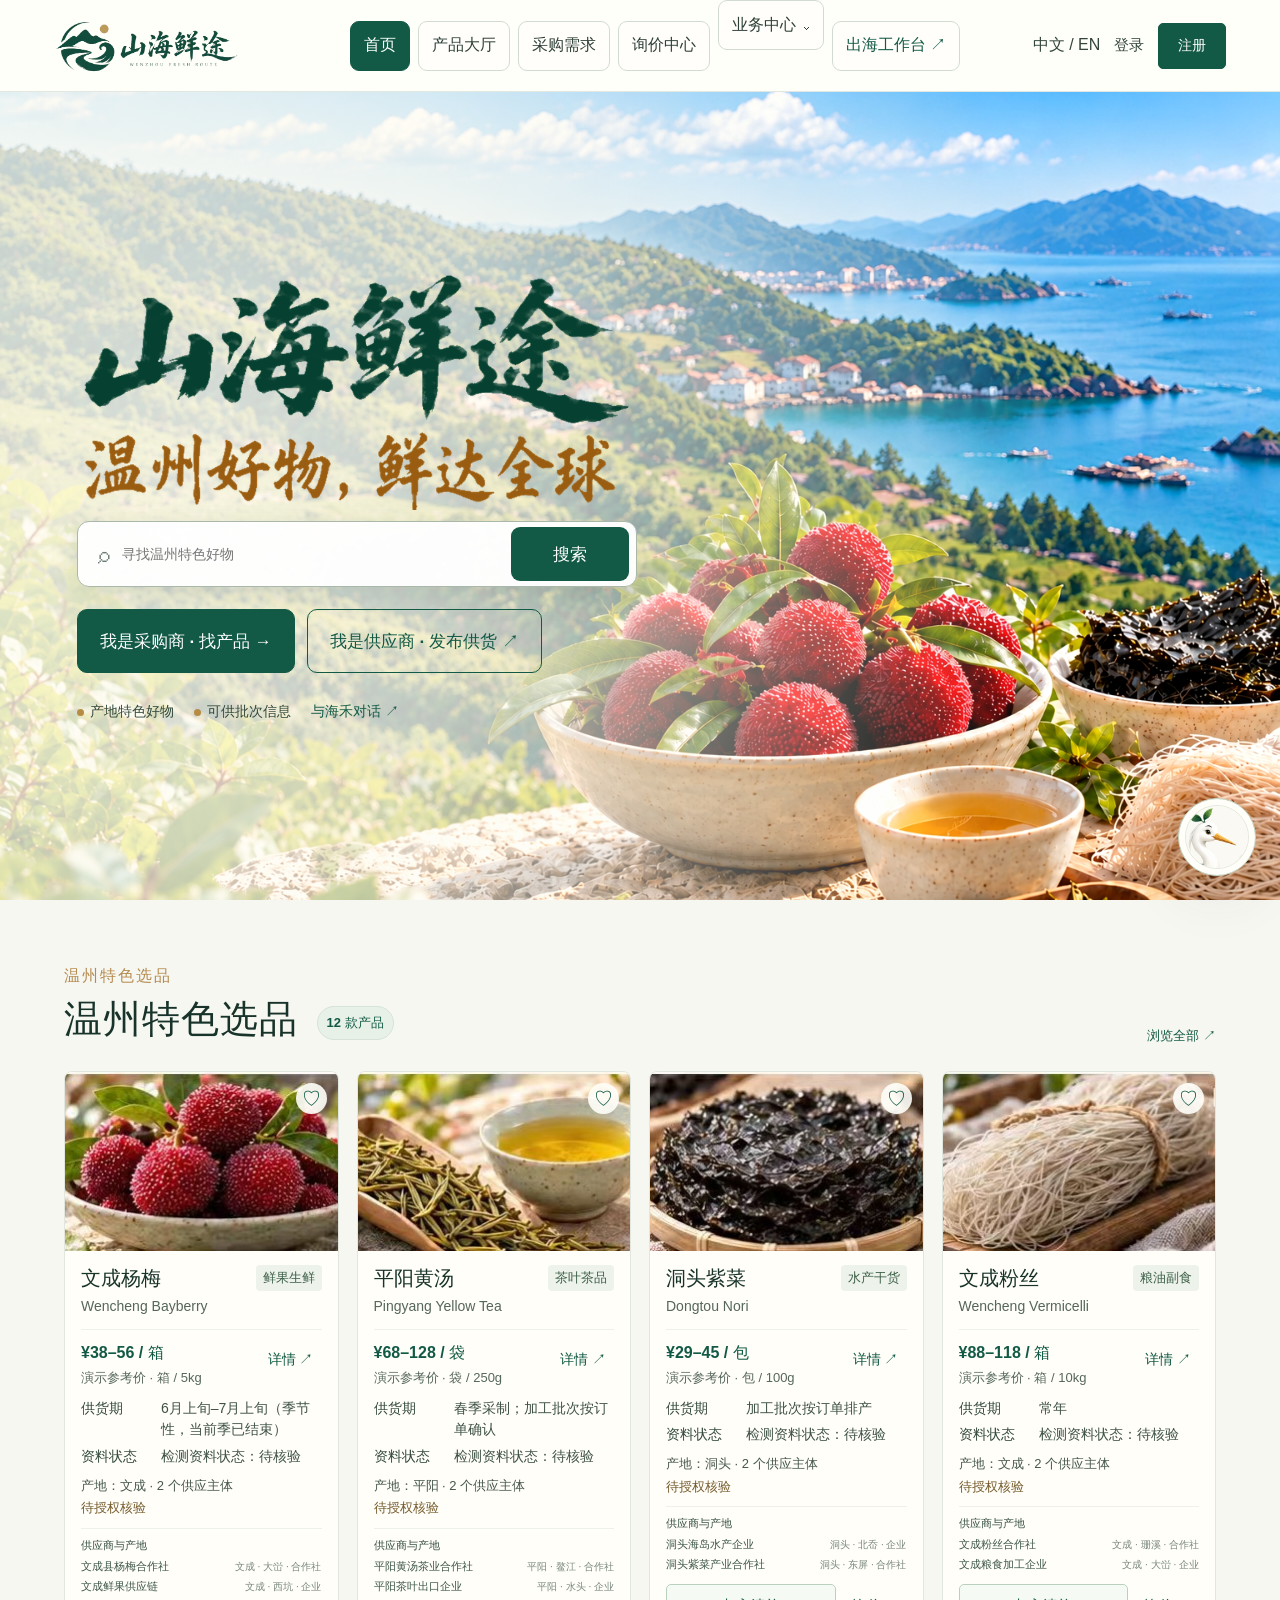
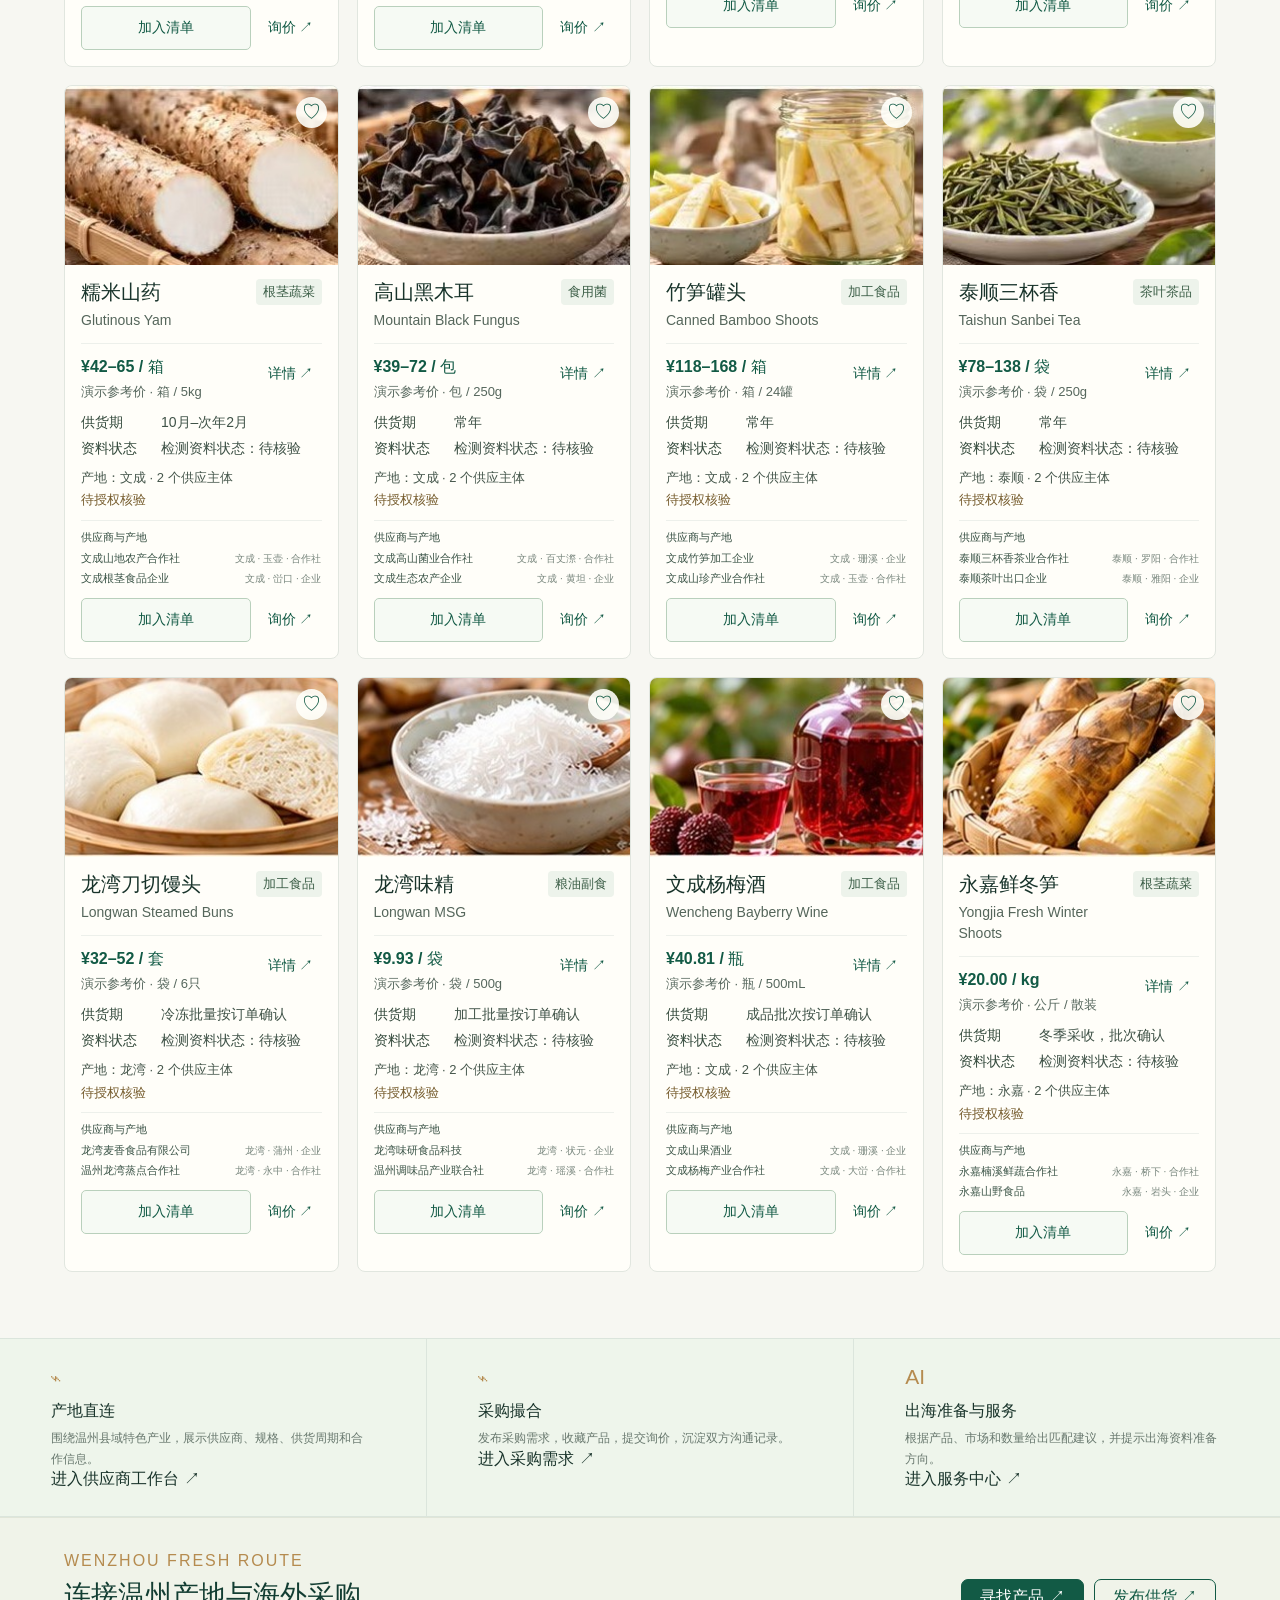
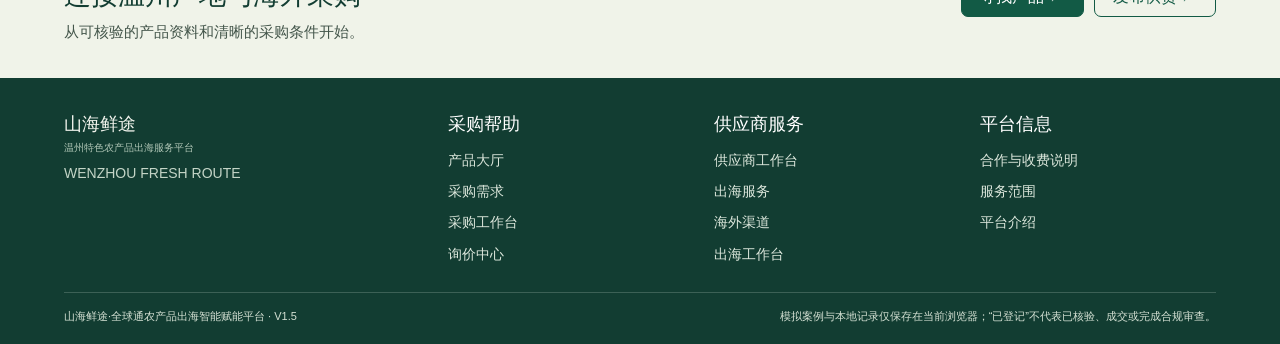
<file: index.html>
<!doctype html>
<html lang="zh-CN">
<head>
  <meta charset="utf-8">
  <meta name="viewport" content="width=device-width, initial-scale=1">
  <meta name="theme-color" content="#f7f7f2">
  <meta name="description" content="山海鲜途温州特色农产品展示与海外采购对接平台">
  <title>山海鲜途·全球通农产品出海智能赋能平台</title>
  <link rel="stylesheet" href="market.css?v=20261022-assistant-icon2">
</head>
<body>
  <header class="site-header">
    <a class="site-brand" href="#home" aria-label="山海鲜途首页"><img src="assets/shanhai-logo.png?v=20261020-brand1" alt="山海鲜途 WENZHOU FRESH ROUTE"></a>
    <nav class="site-nav" aria-label="平台导航">
      <a href="#home" data-route="home">首页</a>
      <a href="#catalog" data-route="catalog">产品大厅</a>
      <a href="#requests" data-route="requests">采购需求</a>
      <a href="#quotes" data-route="quotes">询价中心</a>
      <details class="nav-menu"><summary>业务中心</summary><div class="nav-menu-panel"><a href="#buyer" data-route="buyer">采购工作台</a><a href="#supplier" data-route="supplier">供应商工作台</a><a href="#services" data-route="services">服务中心</a><a href="#business-model" data-route="business-model">合作方案</a><a href="#channels" data-route="channels">侨商渠道</a><button type="button" class="nav-assistant-button" data-action="open-assistant">打开 AI 智能助手</button><button type="button" class="nav-lang-button" data-action="language">中文 / EN</button></div></details>
      <a href="workspace.html" class="workspace-link">出海工作台 ↗</a>
    </nav>
    <div class="header-actions"><button class="lang-button" data-action="language">中文 / EN</button><button class="text-button" data-action="login">登录</button><button class="solid-button" data-action="register">注册</button><button class="mobile-menu" data-action="menu" aria-label="打开导航" aria-expanded="false">☰</button></div>
  </header>

  <main id="market-root"></main>

  <section class="footer-cta" aria-label="开始使用平台"><div><p class="section-kicker">Wenzhou fresh route</p><h2>连接温州产地与海外采购</h2><p>从可核验的产品资料和清晰的采购条件开始。</p></div><div><a class="dark-button" href="#catalog">寻找产品 ↗</a><a class="outline-button" href="#supplier">发布供货 ↗</a></div></section>
  <footer class="site-footer"><div class="footer-main"><div class="footer-brand"><strong>山海鲜途</strong><span>温州特色农产品出海服务平台</span><small>WENZHOU FRESH ROUTE</small></div><nav class="footer-group" aria-label="采购帮助"><strong>采购帮助</strong><a href="#catalog">产品大厅</a><a href="#requests">采购需求</a><a href="#buyer">采购工作台</a><a href="#quotes">询价中心</a></nav><nav class="footer-group" aria-label="供应商服务"><strong>供应商服务</strong><a href="#supplier">供应商工作台</a><a href="#services">出海服务</a><a href="#channels">海外渠道</a><a href="workspace.html">出海工作台</a></nav><nav class="footer-group" aria-label="平台信息"><strong>平台信息</strong><a href="#business-model">合作与收费说明</a><a href="#services">服务范围</a><a href="#home">平台介绍</a></nav></div><div class="footer-bottom"><span>山海鲜途·全球通农产品出海智能赋能平台 · V1.5</span><span>模拟案例与本地记录仅保存在当前浏览器；“已登记”不代表已核验、成交或完成合规审查。</span></div></footer>

  <aside class="assistant-panel" id="assistant-panel" role="dialog" aria-modal="false" aria-label="海禾 AI 对话" aria-hidden="true">
    <div class="assistant-head"><div><img class="assistant-avatar" src="assets/haihe-agent-avatar.jpg" alt=""><span><strong>海禾</strong><small>AI 选品与出海助手</small></span><span class="assistant-head-status"><i></i>演示助手</span></div><div class="assistant-head-actions"><button type="button" data-action="close-assistant" aria-label="收起对话" title="收起">−</button><button type="button" data-action="assistant-fullscreen" aria-label="打开独立 AI 工作区" title="独立工作区">⤢</button></div></div>
    <div class="assistant-status"><span>根据当前浏览器中的模拟资料生成提示</span><span class="assistant-trend">规则待核实</span></div>
    <div class="assistant-messages" id="assistant-messages" aria-live="polite" aria-relevant="additions"></div>
    <div class="assistant-prompts" aria-label="快捷提问"><button type="button" data-prompt="温州有哪些特色农产品适合采购？">推荐温州好物</button><button type="button" data-prompt="帮我整理一份采购需求需要的信息">整理采购需求</button><button type="button" data-prompt="出海前需要准备哪些产品资料？">出海资料预检</button></div>
    <details class="assistant-precheck"><summary>打开出海资料预检</summary><div class="assistant-visual" id="assistant-visual"></div></details>
    <form class="assistant-form" id="assistant-form"><input id="assistant-input" autocomplete="off" placeholder="说说你的采购需求…" aria-label="输入消息"><button type="submit" aria-label="发送消息" title="发送">➤</button></form><p class="assistant-form-status" id="assistant-form-status" aria-live="polite"></p>
    <p class="assistant-footnote">演示助手 · 资料与市场规则需由业务人员或专业机构确认</p>
  </aside>
  <aside class="shortlist-bar" id="shortlist-bar" hidden aria-live="polite"><strong id="shortlist-summary"></strong><button type="button" data-action="open-shortlist">查看选品清单</button><button type="button" data-action="batch-inquiry">统一询价</button></aside>
  <button class="assistant-launcher" id="assistant-launcher" data-action="toggle-assistant" aria-label="打开或关闭 AI 智能助手" aria-expanded="false"><img class="assistant-avatar" src="assets/haihe-agent-avatar.jpg" alt=""><span>海禾 · AI 助手</span></button>
  <div class="toast-root" id="toast-root" aria-live="polite"></div>
  <script src="shared.js"></script>
  <script src="market.js?v=20261021-home-hero25"></script>
</body>
</html>
</file>
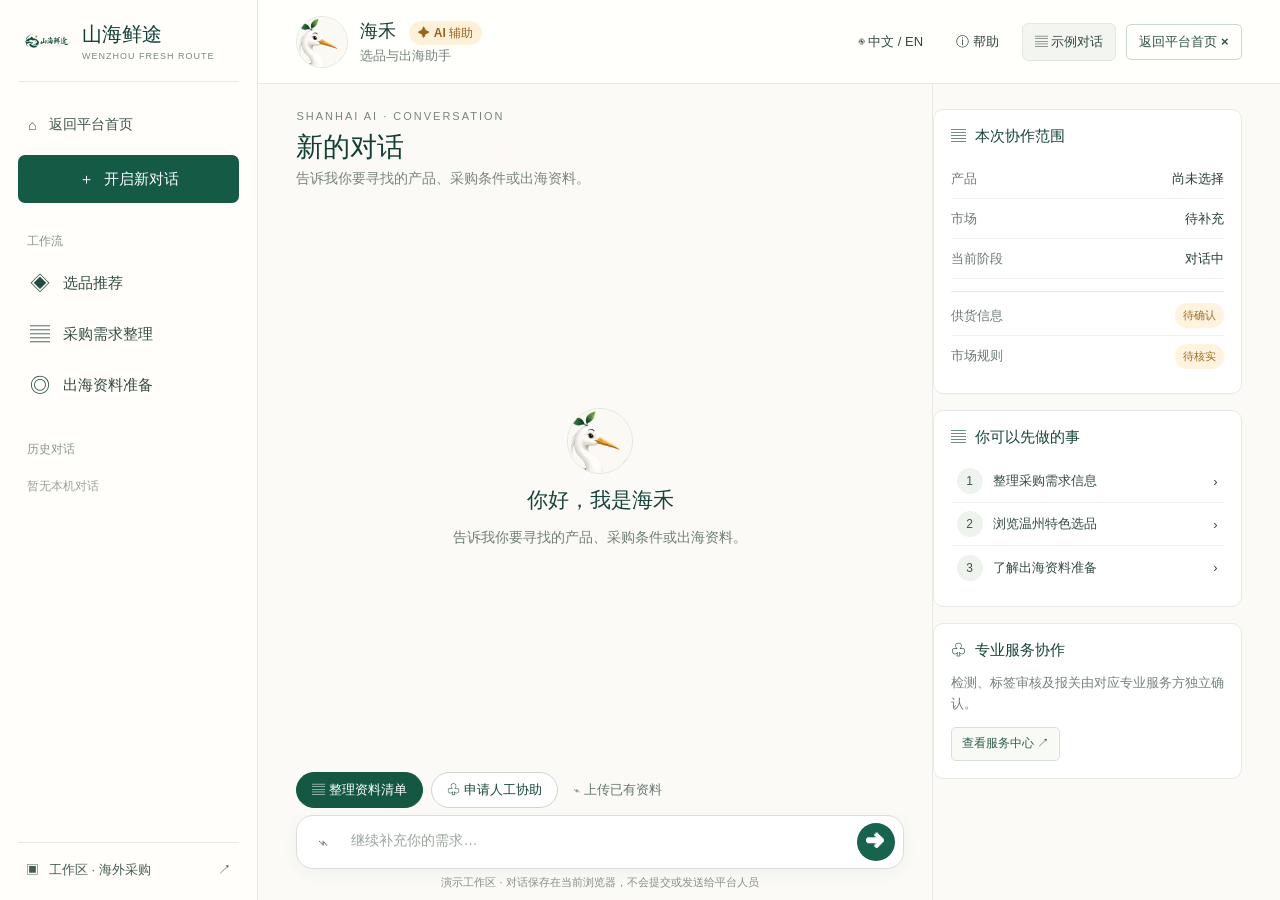
<file: assistant.html>
<!doctype html>
<html lang="zh-CN">
<head>
  <meta charset="utf-8">
  <meta name="viewport" content="width=device-width, initial-scale=1">
  <meta name="theme-color" content="#f7f7f2">
  <meta name="description" content="海禾 AI 独立对话工作区">
  <title>海禾 AI 对话工作区 · 山海鲜途</title>
  <link rel="stylesheet" href="market.css?v=20261021-agent-workspace13">
</head>
<body class="agent-route-active">
  <main id="assistant-app" class="agent-workspace">
    <aside class="agent-sidebar">
      <a class="agent-brand" href="index.html#home"><img src="assets/shanhai-logo.png" alt=""><span><strong>山海鲜途</strong><small>WENZHOU FRESH ROUTE</small></span></a>
      <a class="agent-back" href="index.html#home">⌂ <span>返回平台首页</span></a>
      <button class="agent-new-chat" type="button" data-action="new-chat">＋ <span>开启新对话</span></button>
      <div class="agent-side-label">工作流</div>
      <nav class="agent-side-nav" aria-label="助手工作流">
        <a href="index.html#catalog"><span>◈</span>选品推荐</a>
        <a href="index.html#request-create"><span>▤</span>采购需求整理</a>
        <a href="index.html#services"><span>◎</span>出海资料准备</a>
      </nav>
      <div class="agent-side-label recent-label">历史对话</div>
      <nav class="agent-history-list" id="agent-history" aria-label="历史对话"></nav>
      <a class="agent-side-footer" href="workspace.html">▣ <span>工作区 · 海外采购</span> ↗</a>
    </aside>

    <section class="agent-main">
      <header class="agent-topbar">
        <div class="agent-profile"><img src="assets/haihe-agent-avatar.jpg" alt=""><span><strong>海禾 <b>✦ AI 辅助</b></strong><small>选品与出海助手</small></span></div>
        <div class="agent-top-actions">
          <button type="button" class="agent-language" data-action="language">◉ 中文 / EN</button>
          <button type="button" data-action="help">ⓘ 帮助</button>
          <button type="button" class="agent-example-button" data-action="example">▤ 示例对话</button>
          <a class="agent-close" href="index.html#home">返回平台首页 ×</a>
        </div>
      </header>

      <div class="agent-columns">
        <section class="agent-chat" aria-label="AI 对话">
          <div class="agent-chat-heading"><p class="section-kicker">SHANHAI AI · CONVERSATION</p><h1 id="thread-title">新的对话</h1><p id="thread-subtitle">告诉我你要寻找的产品、采购条件或出海资料。</p></div>
          <div class="agent-messages" id="agent-messages" aria-live="polite" aria-relevant="additions text"></div>
          <div class="agent-action-row">
            <button type="button" class="agent-primary-action" data-prompt="请整理一份出海资料准备清单">▤ 整理资料清单</button>
            <button type="button" class="agent-secondary-action" data-action="human">♧ 申请人工协助</button>
            <button type="button" class="agent-text-action" data-action="upload">⌁ 上传已有资料</button>
            <input type="file" id="agent-file" hidden>
          </div>
          <form id="agent-form" class="agent-composer">
            <button type="button" aria-label="添加文件" data-action="upload">⌁</button>
            <textarea id="agent-input" rows="1" maxlength="2000" autocomplete="off" placeholder="继续补充你的需求…" aria-label="输入消息"></textarea>
            <button type="submit" aria-label="发送消息">➜</button>
          </form>
          <small class="agent-local-note">演示工作区 · 对话保存在当前浏览器，不会提交或发送给平台人员</small>
        </section>

        <aside class="agent-context" aria-label="对话辅助信息">
          <article class="agent-side-card">
            <h2>▤ <span>本次协作范围</span></h2>
            <dl>
              <div><dt>产品</dt><dd id="context-product">尚未选择</dd></div>
              <div><dt>市场</dt><dd id="context-market">待补充</dd></div>
              <div><dt>当前阶段</dt><dd id="context-stage">对话中</dd></div>
            </dl>
            <hr>
            <div class="agent-side-status"><span>供货信息</span><b id="context-supply">待确认</b></div>
            <div class="agent-side-status"><span>市场规则</span><b id="context-rules">待核实</b></div>
          </article>
          <article class="agent-side-card">
            <h2>▤ <span>你可以先做的事</span></h2>
            <button type="button" class="agent-next-step" data-prompt="帮我整理一份采购需求需要的信息"><i>1</i><span>整理采购需求信息</span>›</button>
            <button type="button" class="agent-next-step" data-prompt="温州有哪些特色农产品适合采购？"><i>2</i><span>浏览温州特色选品</span>›</button>
            <button type="button" class="agent-next-step" data-prompt="农产品出口前通常需要关注哪些资料？"><i>3</i><span>了解出海资料准备</span>›</button>
          </article>
          <article class="agent-side-card agent-professional"><h2>♧ <span>专业服务协作</span></h2><p>检测、标签审核及报关由对应专业服务方独立确认。</p><a href="index.html#services">查看服务中心 ↗</a></article>
        </aside>
      </div>
    </section>
  </main>
  <script src="assistant.js?v=20261021-agent-workspace4"></script>
</body>
</html>
</file>
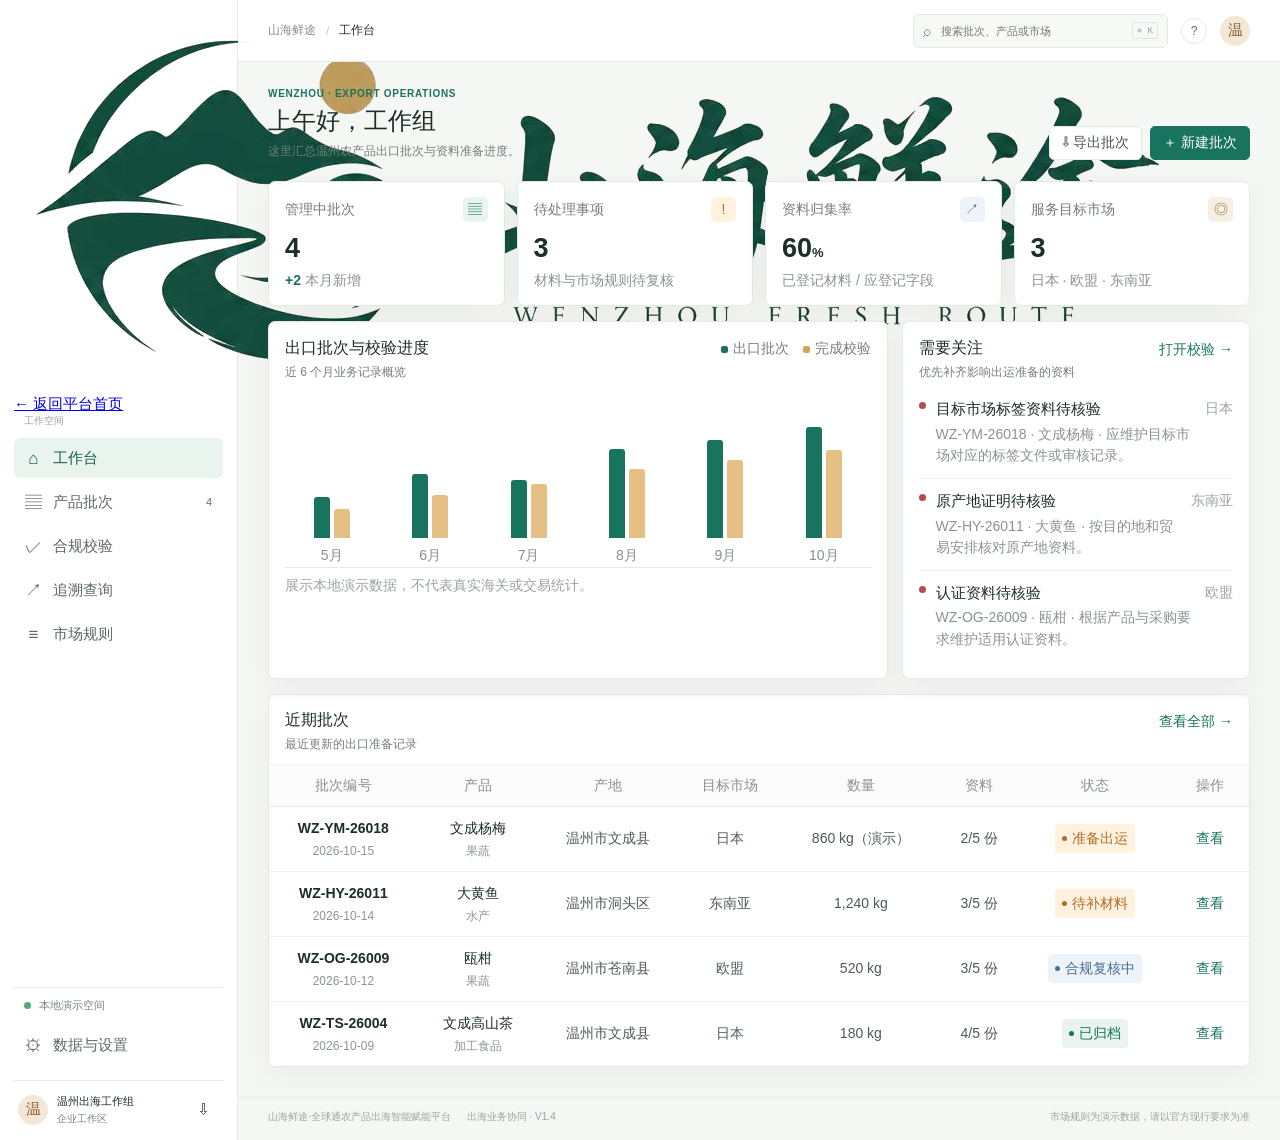
<file: workspace.html>
<!doctype html>
<html lang="zh-CN">
<head>
  <meta charset="utf-8">
  <meta name="viewport" content="width=device-width, initial-scale=1">
  <meta name="theme-color" content="#f5f7f4">
  <meta name="description" content="山海鲜途·全球通温州农产品出海智能赋能平台">
  <title>山海鲜途·全球通农产品出海智能赋能平台</title>
  <link rel="stylesheet" href="styles.css">
</head>
<body>
  <div class="app-shell">
    <aside class="sidebar" id="sidebar">
      <a class="brand" href="#dashboard" aria-label="山海鲜途全球通工作台">
        <img class="workspace-brand-logo" src="assets/shanhai-logo.png?v=20261020-brand1" alt="山海鲜途 WENZHOU FRESH ROUTE">
      </a>
      <a class="platform-return" href="index.html#home">← 返回平台首页</a>
      <div class="workspace-label">工作空间</div>
      <nav class="main-nav" aria-label="主导航">
        <button class="nav-item active" data-page="dashboard"><span class="nav-glyph">⌂</span><span>工作台</span></button>
        <button class="nav-item" data-page="batches"><span class="nav-glyph">▤</span><span>产品批次</span><span class="nav-count" id="batch-nav-count">0</span></button>
        <button class="nav-item" data-page="compliance"><span class="nav-glyph">✓</span><span>合规校验</span></button>
        <button class="nav-item" data-page="trace"><span class="nav-glyph">↗</span><span>追溯查询</span></button>
        <button class="nav-item" data-page="rules"><span class="nav-glyph">≡</span><span>市场规则</span></button>
      </nav>
      <div class="sidebar-spacer"></div>
      <div class="sidebar-note"><span class="status-dot"></span><span>本地演示空间</span></div>
      <button class="nav-item settings-link" data-page="settings"><span class="nav-glyph">⚙</span><span>数据与设置</span></button>
      <div class="user-block"><div class="avatar">温</div><div><strong>温州出海工作组</strong><small>企业工作区</small></div><button id="export-backup" class="icon-button" title="导出数据备份" aria-label="导出数据备份">⇩</button></div>
    </aside>

    <main class="main-area">
      <header class="topbar">
        <button class="icon-button mobile-menu" id="menu-toggle" title="打开导航" aria-label="打开导航">☰</button>
        <div class="breadcrumbs"><span>山海鲜途</span><span class="crumb-divider">/</span><strong id="page-crumb">工作台</strong></div>
        <div class="top-actions">
          <label class="search-box"><span aria-hidden="true">⌕</span><input id="global-search" type="search" placeholder="搜索批次、产品或市场" aria-label="搜索批次、产品或市场"><kbd>⌘ K</kbd></label>
          <button class="icon-button top-help" id="help-button" title="查看平台说明" aria-label="查看平台说明">?</button>
          <div class="top-avatar">温</div>
        </div>
      </header>

      <div class="page-content" id="page-content"></div>
      <footer class="app-footer"><span>山海鲜途·全球通农产品出海智能赋能平台</span><span>出海业务协同 · V1.4</span><span class="demo-disclaimer">市场规则为演示数据，请以官方现行要求为准</span></footer>
    </main>
  </div>
  <div id="modal-root"></div>
  <div id="toast-root" class="toast-root" aria-live="polite"></div>
  <script src="shared.js"></script>
  <script src="app.js"></script>
</body>
</html>
</file>
<file: market.css>
:root {
  --forest: #125a45;
  --deep: #123d32;
  --ink: #18332a;
  --muted: #718078;
  --cream: #f7f7f2;
  --paper: #fffef9;
  --line: #dfe5de;
  --gold: #b58b4f;
  --soft-green: #e7f1e8;
  --shadow: 0 18px 60px rgba(29, 57, 43, .10);
  font-family: "Segoe UI", "Microsoft YaHei", "Noto Sans SC", Arial, sans-serif;
  color: var(--ink);
  background: var(--cream);
  font-synthesis: none;
  text-rendering: optimizeLegibility;
}
* { box-sizing: border-box; }
html { scroll-behavior: smooth; }
body { margin: 0; min-width: 320px; background: var(--cream); }
button, input, textarea, select { font: inherit; }
button, a { -webkit-tap-highlight-color: transparent; }
button { cursor: pointer; }
a { color: inherit; text-decoration: none; }
button:focus-visible, a:focus-visible, input:focus-visible, textarea:focus-visible, select:focus-visible { outline: 3px solid #9dc5a6; outline-offset: 3px; }
.site-header { height: 84px; display: flex; align-items: center; gap: 16px; padding: 0 clamp(18px, 4.2vw, 64px); background: rgba(255, 255, 250, .97); border-bottom: 1px solid rgba(223, 229, 222, .88); position: sticky; top: 0; z-index: 20; backdrop-filter: blur(14px); }
.site-brand { display: inline-flex; align-items: center; gap: 10px; min-width: 208px; }
.brand-symbol { width: 41px; height: 33px; display: grid; place-items: center; color: var(--forest); font-size: 44px; font-weight: 400; transform: rotate(-14deg); line-height: .65; }
.site-brand strong { display: block; font-family: "Noto Serif SC", "Songti SC", serif; font-size: 23px; letter-spacing: 2px; }
.site-brand small { display: block; margin-top: 2px; color: #87918b; font-size: 8px; letter-spacing: 1.6px; }
.site-nav { display: flex; align-items: center; justify-content: center; gap: clamp(5px, .65vw, 10px); flex: 1; height: 100%; }
.site-nav > a { min-height: 46px; display: inline-flex; align-items: center; justify-content: center; padding: 0 clamp(10px, 1vw, 16px); border: 1px solid #d1dbd2; border-radius: 5px; background: #fffefb; color: #2f4039; font-size: 14px; position: relative; white-space: nowrap; transition: background .15s ease, border-color .15s ease, color .15s ease; }
.site-nav > a:hover, .nav-menu summary:hover { border-color: #a9bdac; background: #f1f5ef; }
.site-nav > a[data-route].active, .nav-menu.has-active-route > summary { border-color: var(--forest); background: var(--forest); color: #fff; font-weight: 700; }
.site-nav > a[data-route].active::after { display: none; }
.nav-menu { position: relative; display: flex; align-items: center; height: 100%; color: #2f4039; font-size: 14px; }
.nav-menu summary { min-height: 46px; display: flex; align-items: center; padding: 0 clamp(10px, 1vw, 16px); border: 1px solid #d1dbd2; border-radius: 5px; background: #fffefb; cursor: pointer; list-style: none; white-space: nowrap; transition: background .15s ease, border-color .15s ease, color .15s ease; }
.nav-menu summary::-webkit-details-marker { display: none; }
.nav-menu summary::after { content: "⌄"; margin-left: 6px; color: currentColor; }
.nav-menu[open]:not(.has-active-route) summary { border-color: #a9bdac; background: #f1f5ef; color: var(--deep); font-weight: 700; }
.nav-menu-panel { position: absolute; top: calc(100% - 1px); right: -22px; z-index: 25; display: grid; min-width: 190px; padding: 7px; border: 1px solid var(--line); border-radius: 0 0 7px 7px; background: #fffef9; box-shadow: var(--shadow); }
.nav-menu-panel a { min-height: 40px; padding: 0 12px; border-radius: 4px; }
.nav-menu-panel a[data-route].active::after { display: none; }
.nav-menu-panel a:hover { background: var(--soft-green); }
.nav-lang-button { min-height: 40px; justify-self: start; padding: 0 12px; border: 1px solid #cbd8cd; border-radius: 4px; background: transparent; color: var(--forest); font-size: 14px; }
.nav-assistant-button { min-height: 40px; justify-self: stretch; padding: 0 12px; border: 0; border-radius: 4px; background: var(--soft-green); color: var(--forest); font-size: 14px; text-align: left; }
.site-nav > .workspace-link { color: var(--forest); font-weight: 700; }
.header-actions { display: flex; align-items: center; gap: 14px; white-space: nowrap; }
.lang-button, .text-button { border: 0; background: transparent; color: #33453c; padding: 7px 0; }
.lang-button { font-size: 12px; }
.text-button { font-size: 13px; }
.solid-button, .outline-button, .dark-button { min-height: 38px; display: inline-flex; align-items: center; justify-content: center; padding: 0 18px; border-radius: 7px; font-weight: 700; border: 1px solid var(--forest); text-align: center; }
.site-header .solid-button { min-height: 46px; padding-inline: 19px; border-radius: 5px; }
.solid-button, .dark-button { background: var(--forest); color: #fff; }
.outline-button { background: transparent; color: var(--forest); }
.solid-button:hover, .dark-button:hover { background: var(--deep); }
.outline-button:hover { background: var(--soft-green); }
.mobile-menu { display: none; border: 0; background: transparent; color: var(--forest); font-size: 21px; }
.market-shell { max-width: 1440px; margin: 0 auto; }
.hero { min-height: 480px; padding: clamp(38px, 6vw, 76px) clamp(20px, 7vw, 92px) 45px; display: flex; align-items: center; position: relative; overflow: hidden; isolation: isolate; background: var(--paper); }
.hero::after { content: ""; position: absolute; inset: 0 0 0 37%; z-index: -2; background: url("assets/hero-bayberry.jpg") center / cover no-repeat; }
.hero::before { content: ""; position: absolute; inset: 0; z-index: -1; background: linear-gradient(90deg, rgba(255, 254, 249, .98) 0%, rgba(255, 254, 249, .88) 37%, rgba(255, 254, 249, .08) 72%); }
.hero-copy { width: min(590px, 100%); }
.hero-kicker { margin: 0 0 17px; color: #796c50; font-size: 13px; letter-spacing: 4px; }
.hero h1 { margin: 0; max-width: 570px; font-family: "Noto Serif SC", "Songti SC", serif; font-size: clamp(42px, 4.4vw, 62px); line-height: 1.1; letter-spacing: 0; font-weight: 500; }
.hero h1 em { color: var(--forest); font-style: normal; }
.hero-copy > p { max-width: 500px; margin: 20px 0 24px; color: #4e5e56; font-size: 17px; line-height: 1.75; }
.hero-search { width: min(480px, 100%); height: 56px; display: flex; align-items: center; gap: 10px; border: 1px solid #bfc8bf; background: rgba(255,255,255,.89); border-radius: 10px; padding: 0 7px 0 17px; box-shadow: 0 8px 24px rgba(47,67,52,.08); }
.hero-search span { color: #697a71; font-size: 23px; }
.hero-search input { min-width: 0; flex: 1; border: 0; outline: 0; background: transparent; color: var(--ink); }
.hero-search button { height: 44px; min-width: 98px; border: 0; border-radius: 7px; background: var(--forest); color: #fff; font-weight: 700; }
.hero-actions { display: flex; gap: 12px; margin-top: 22px; }
.hero-note { display: flex; gap: 20px; align-items: center; margin-top: 30px; color: #6c7a71; font-size: 11px; }
.hero-note span { display: inline-flex; gap: 6px; align-items: center; }
.section { padding: 66px clamp(18px, 5vw, 68px); }
.section-head { display: flex; justify-content: space-between; align-items: end; gap: 20px; margin-bottom: 26px; }
.section-kicker { margin: 0 0 7px; color: var(--gold); font-size: 11px; letter-spacing: 2px; text-transform: uppercase; }
.section h2 { margin: 0; font-family: "Noto Serif SC", "Songti SC", serif; font-size: clamp(27px, 3vw, 40px); font-weight: 500; letter-spacing: 1px; }
.section-count { display: inline-flex; vertical-align: middle; margin-left: 8px; padding: 6px 9px; border: 1px solid #d6e3d6; border-radius: 999px; color: var(--forest); background: var(--soft-green); font-family: "Segoe UI", "Microsoft YaHei", sans-serif; font-size: 11px; font-weight: 700; letter-spacing: 0; }
.section-head > p { max-width: 420px; margin: 0; color: var(--muted); font-size: 13px; line-height: 1.7; }
.link-arrow { color: var(--forest); font-size: 13px; font-weight: 700; white-space: nowrap; }
.product-grid { display: grid; grid-template-columns: repeat(4, minmax(0, 1fr)); gap: 18px; }
.product-card { min-width: 0; background: var(--paper); border: 1px solid #e1e6df; border-radius: 8px; overflow: hidden; transition: transform .2s ease, box-shadow .2s ease; }
.product-card:hover { transform: translateY(-4px); box-shadow: var(--shadow); }
.product-photo { position: relative; aspect-ratio: 1.52; overflow: hidden; background: #e5ece4; }
.product-photo img { width: 100%; height: 100%; display: block; object-fit: cover; }
.favorite { position: absolute; top: 11px; right: 11px; width: 31px; height: 31px; display: grid; place-items: center; border: 0; border-radius: 50%; background: rgba(255,255,250,.9); color: var(--forest); font-size: 19px; }
.favorite.active { background: var(--forest); color: #fff; }
.product-body { padding: 14px 16px 16px; }
.product-body h3 { margin: 0 0 5px; font-family: "Noto Serif SC", "Songti SC", serif; font-size: 20px; font-weight: 600; }
.product-body p { margin: 0; color: var(--muted); font-size: 11px; line-height: 1.7; }
.product-meta { display: flex; justify-content: space-between; gap: 10px; margin-top: 12px; padding-top: 11px; border-top: 1px solid #edf0eb; color: #607168; font-size: 11px; }
.product-meta strong { color: var(--forest); font-size: 12px; }
.product-meta button { border: 0; padding: 0; background: transparent; color: var(--forest); font-weight: 700; }
.product-actions { display: flex; align-items: center; gap: 8px; margin-top: 12px; }
.product-batch-meta { display: grid; gap: 4px; margin-top: 10px; color: #718078; font-size: 10px; line-height: 1.5; }
.status-pill { display: inline-flex; align-items: center; min-height: 21px; padding: 2px 7px; border-radius: 4px; background: #e9f1e9; color: #356748; font-size: 10px; font-weight: 700; }
.status-pill.expired { background: #f5e9e6; color: #994f40; }
.status-pill.pending { background: #fff1d6; color: #8b641b; }
.disabled-link { pointer-events: none; opacity: .62; }
.match-checklist { display: grid; gap: 8px; }
.match-check { display: grid; grid-template-columns: 130px 1fr; gap: 4px 10px; padding: 11px 0; border-bottom: 1px solid #edf0eb; font-size: 11px; }
.match-check strong { color: #334d40; }
.match-check span { color: #53665c; }
.match-check small { grid-column: 2; color: #89958d; }
.channel-list { display: grid; gap: 10px; }
.channel-row { display: grid; grid-template-columns: 1.1fr 1fr .8fr 1.2fr auto; align-items: center; gap: 14px; margin-top: 0; }
.channel-row h2 { margin: 9px 0 3px; font-size: 16px; }
.channel-row small { color: #87938b; }
.channel-row > div > strong { display: block; font-size: 11px; line-height: 1.5; }
.precheck-controls { display: grid; gap: 7px; margin-top: 10px; }
.precheck-controls label { display: grid; gap: 3px; color: #738078; font-size: 9px; }
.precheck-controls select { width: 100%; min-width: 0; padding: 7px; border: 1px solid #d4ded5; border-radius: 5px; background: #fff; color: #34493d; font: inherit; font-size: 10px; }
.precheck-controls .dark-button { min-height: 34px; justify-content: center; padding: 0 10px; }
.precheck-result { display: grid; gap: 7px; margin-top: 10px; color: #758279; font-size: 10px; }
.precheck-result > strong { color: #344d40; }
.precheck-item { display: grid; grid-template-columns: 1fr; gap: 2px; padding: 7px; border: 1px solid #e2e9e2; border-radius: 5px; background: #fff; }
.precheck-item b { color: #43584b; font-size: 10px; }
.precheck-item span { color: #735d2f; }
.precheck-item small, .precheck-result p, .precheck-boundary { color: #8b978f; font-size: 9px; line-height: 1.5; }
.precheck-result p { margin: 3px 0 0; }
.precheck-boundary { display: block; margin-top: 8px; }
.selection-button { min-height: 30px; flex: 1; padding: 0 9px; border: 1px solid #b9d0bc; border-radius: 5px; background: #f6faf4; color: var(--forest); font-size: 10px; font-weight: 700; }
.selection-button.selected { background: var(--forest); color: #fff; }
.mini-link, .table-action { border: 0; padding: 0; background: transparent; color: var(--forest); font-size: 10px; font-weight: 700; white-space: nowrap; }
.feature-band { display: grid; grid-template-columns: repeat(3, minmax(0, 1fr)); gap: 1px; background: #dbe5dc; border-top: 1px solid #dbe5dc; border-bottom: 1px solid #dbe5dc; }
.feature { padding: 26px clamp(18px, 4vw, 52px); background: #eef5eb; }
.feature span { color: var(--gold); font-size: 21px; }
.feature h3 { margin: 12px 0 6px; font-size: 16px; }
.feature p { margin: 0; color: #68786e; line-height: 1.7; font-size: 12px; }
.catalog-page, .booklet-page, .requests-page, .request-category-page, .quotes-page { min-height: calc(100vh - 76px); padding: 50px clamp(18px, 5vw, 68px) 80px; }
.page-hero { display: grid; grid-template-columns: minmax(0, 1fr) 420px; gap: 24px; align-items: end; margin-bottom: 30px; }
.page-hero h1 { margin: 0 0 8px; font-family: "Noto Serif SC", "Songti SC", serif; font-size: clamp(30px, 3vw, 42px); font-weight: 500; }
.page-hero p { margin: 0; color: var(--muted); line-height: 1.7; }
.page-hero .search-control { width: 100%; }
.search-control { height: 46px; display: flex; align-items: center; gap: 9px; background: #fff; border: 1px solid #ccd7cc; border-radius: 8px; padding: 0 13px; }
.search-control span { color: var(--forest); font-size: 19px; }
.search-control input { flex: 1; min-width: 0; border: 0; outline: 0; background: transparent; }
.filter-bar { display: flex; gap: 8px; flex-wrap: wrap; align-items: center; padding: 13px; background: #edf4ed; border: 1px solid #d9e4da; border-radius: 8px; margin-bottom: 28px; }
.filter-label { padding: 0 6px; color: #54665a; font-weight: 700; font-size: 12px; }
.filter-chip { border: 1px solid #d3ddd3; background: #fff; color: #54655b; border-radius: 6px; padding: 8px 15px; font-size: 12px; }
.filter-chip.active, .filter-chip:hover { background: var(--forest); border-color: var(--forest); color: #fff; }
.requests-list, .quote-list { display: grid; gap: 12px; }
.request-row, .quote-row { display: grid; grid-template-columns: minmax(0, 1.6fr) .8fr .8fr auto; align-items: center; gap: 16px; padding: 20px; border: 1px solid var(--line); background: #fff; border-radius: 8px; }
.request-main h3, .quote-main h3 { margin: 0 0 6px; font-size: 16px; }
.request-main p, .quote-main p { margin: 0; color: var(--muted); font-size: 12px; line-height: 1.6; }
.row-label { display: block; margin-bottom: 5px; color: #9aa49d; font-size: 10px; }
.row-value { color: var(--deep); font-size: 13px; font-weight: 700; }
.tag { display: inline-flex; width: fit-content; padding: 5px 8px; border-radius: 4px; background: var(--soft-green); color: var(--forest); font-size: 10px; font-weight: 700; }
.tag.amber { background: #fff1dc; color: #98631b; }
.tag.gray { background: #eef1ef; color: #6d7973; }
.empty-panel { padding: 58px 20px; text-align: center; border: 1px dashed #c9d4ca; border-radius: 8px; color: var(--muted); }
.empty-panel strong { display: block; margin-bottom: 7px; color: var(--ink); font-size: 16px; }
.category-actions { display: flex; justify-content: flex-end; gap: 8px; flex-wrap: wrap; }
.filter-result-banner { display: flex; align-items: center; gap: 14px; margin-bottom: 18px; padding: 14px 16px; border: 1px solid #d8e7d8; border-radius: 8px; background: #edf5ec; color: #5d7165; font-size: 11px; }
.filter-result-banner strong { color: var(--forest); font-size: 14px; }
.booklet-note { display: flex; align-items: center; gap: 13px; margin-bottom: 20px; padding: 14px 16px; border: 1px solid #d8e7d8; border-left: 3px solid var(--gold); background: #fffaf0; color: #6d694f; font-size: 11px; line-height: 1.6; }
.booklet-note strong { flex: 0 0 auto; color: #8c6c2d; }
.booklet-grid { display: grid; grid-template-columns: repeat(2, minmax(0, 1fr)); gap: 15px; }
.booklet-card { display: grid; grid-template-columns: minmax(150px, .7fr) minmax(0, 1.3fr); gap: 18px; padding: 16px; border: 1px solid var(--line); border-radius: 8px; background: #fff; box-shadow: var(--shadow); }
.booklet-card > img { width: 100%; aspect-ratio: .9; object-fit: cover; border-radius: 6px; background: #e9efe8; }
.booklet-card h2 { margin: 9px 0 3px; font-family: "Noto Serif SC", "Songti SC", serif; font-size: 20px; font-weight: 500; }
.booklet-card > div > p { margin: 0; color: var(--muted); font-size: 11px; }
.booklet-card dl { display: grid; grid-template-columns: 1fr 1fr; gap: 9px 13px; margin: 16px 0; }
.booklet-card dl div { min-width: 0; padding-top: 8px; border-top: 1px solid #edf0eb; }
.booklet-card dt { color: #9aa49d; font-size: 10px; }
.booklet-card dd { margin: 4px 0 0; color: var(--deep); font-size: 11px; font-weight: 700; }
.booklet-card .dark-button { width: 100%; justify-content: center; }
.request-detail-list { display: grid; gap: 12px; }
.request-detail-card { padding: 22px; border: 1px solid var(--line); border-radius: 8px; background: #fff; box-shadow: var(--shadow); }
.request-detail-head { display: flex; justify-content: space-between; align-items: center; gap: 12px; }
.request-detail-card h2 { margin: 14px 0 7px; font-family: "Noto Serif SC", "Songti SC", serif; font-size: 22px; font-weight: 500; }
.request-detail-card > p { margin: 0; color: var(--muted); font-size: 12px; line-height: 1.7; }
.request-detail-meta { display: grid; grid-template-columns: 1fr 1fr auto; align-items: end; gap: 16px; margin-top: 18px; padding-top: 15px; border-top: 1px solid #edf0eb; }
.request-detail-meta small, .request-detail-meta strong { display: block; }
.request-detail-meta small { color: #929d96; font-size: 10px; }
.request-detail-meta strong { margin-top: 5px; color: var(--deep); font-size: 13px; }
.quote-row { grid-template-columns: minmax(0, 1.4fr) 1fr auto; }
.quote-side { display: flex; align-items: center; gap: 10px; }
.quote-avatar { width: 37px; height: 37px; display: grid; place-items: center; border-radius: 50%; background: #e6f0e6; color: var(--forest); font-weight: 700; }
.auth-page { min-height: calc(100vh - 76px); display: grid; grid-template-columns: minmax(0, 1.05fr) minmax(360px, .8fr); gap: clamp(28px, 6vw, 96px); align-items: center; padding: 58px clamp(18px, 7vw, 108px) 86px; background: linear-gradient(135deg, #f7f7f2, #e9f2e8); }
.auth-visual { min-height: 490px; display: flex; flex-direction: column; justify-content: center; padding: clamp(18px, 5vw, 70px); border-radius: 12px; background: linear-gradient(140deg, rgba(18, 61, 50, .96), rgba(19, 93, 68, .86)), url("assets/hero-bayberry.jpg") center / cover; color: #f8fbf3; box-shadow: var(--shadow); }
.auth-kicker { margin: 0 0 15px; color: #c9dfc8; font-size: 11px; letter-spacing: 2.4px; }
.auth-visual h1 { max-width: 520px; margin: 0; font-family: "Noto Serif SC", "Songti SC", serif; font-size: clamp(38px, 5vw, 66px); font-weight: 500; line-height: 1.15; }
.auth-visual > p { max-width: 420px; margin: 20px 0 48px; color: #d5e6d6; line-height: 1.8; font-size: 15px; }
.auth-visual-card { width: min(390px, 100%); display: flex; align-items: center; gap: 10px; padding: 12px 13px; border: 1px solid rgba(222, 244, 222, .26); border-radius: 9px; background: rgba(255,255,255,.11); backdrop-filter: blur(9px); }
.auth-visual-card strong, .auth-visual-card small { display: block; }
.auth-visual-card strong { font-size: 12px; }
.auth-visual-card small { margin-top: 4px; color: #c9dfc8; font-size: 10px; }
.auth-score { margin-left: auto; color: #d8f0c9; font-size: 18px; font-weight: 800; }
.auth-card { width: 100%; max-width: 490px; padding: clamp(24px, 4vw, 42px); border: 1px solid #dce5dc; border-radius: 12px; background: var(--paper); box-shadow: var(--shadow); }
.auth-card-head h2 { margin: 0 0 9px; font-family: "Noto Serif SC", "Songti SC", serif; font-size: 30px; font-weight: 500; }
.auth-card-head > p:last-child { margin: 0 0 26px; color: var(--muted); font-size: 12px; }
.auth-form .field { margin-bottom: 17px; }
.auth-form input, .auth-form select { min-height: 45px; }
.remember-line { display: flex; align-items: center; gap: 7px; margin: -4px 0 19px; color: var(--muted); font-size: 11px; }
.remember-line input { accent-color: var(--forest); }
.auth-submit { width: 100%; min-height: 46px; justify-content: center; display: inline-flex; align-items: center; gap: 8px; }
.auth-switch { margin: 19px 0 0; text-align: center; color: var(--muted); font-size: 11px; }
.auth-switch button { border: 0; padding: 0 0 0 5px; background: transparent; color: var(--forest); font-weight: 800; }
.auth-note { margin: 20px 0 0; padding-top: 15px; border-top: 1px solid var(--line); color: #8a968f; font-size: 10px; line-height: 1.7; }
.inquiry-page { min-height: calc(100vh - 76px); padding: 50px clamp(18px, 5vw, 68px) 85px; }
.inquiry-layout { display: grid; grid-template-columns: minmax(0, .82fr) minmax(0, 1.18fr); gap: 18px; align-items: start; }
.inquiry-product { overflow: hidden; border: 1px solid var(--line); border-radius: 10px; background: var(--paper); box-shadow: var(--shadow); }
.inquiry-product > img { width: 100%; display: block; aspect-ratio: 1.65; object-fit: cover; }
.inquiry-product > div { padding: 22px; }
.inquiry-product h2 { margin: 0 0 5px; font-family: "Noto Serif SC", "Songti SC", serif; font-size: 28px; font-weight: 500; }
.inquiry-product p:not(.section-kicker) { margin: 0; color: var(--muted); font-size: 12px; }
.inquiry-specs { display: grid; grid-template-columns: repeat(3, 1fr); gap: 10px; margin-top: 20px; padding-top: 15px; border-top: 1px solid var(--line); }
.inquiry-specs small, .inquiry-specs strong { display: block; }
.inquiry-specs small { color: #89958d; font-size: 10px; }
.inquiry-specs strong { margin-top: 6px; color: var(--deep); font-size: 11px; }
.inquiry-form-card { padding: 22px; border: 1px solid var(--line); border-radius: 10px; background: #fff; box-shadow: var(--shadow); }
.match-banner { display: flex; align-items: center; gap: 10px; margin-bottom: 24px; padding: 12px; border: 1px solid #d1e3d2; border-radius: 8px; background: #edf5ec; color: #315447; }
.match-icon { width: 30px; height: 30px; display: grid; place-items: center; border-radius: 50%; background: var(--forest); color: #fff; font-size: 10px; font-weight: 800; }
.match-banner strong, .match-banner small { display: block; }
.match-banner strong { font-size: 12px; }
.match-banner small { margin-top: 3px; color: #718078; font-size: 10px; }
.match-banner b { margin-left: auto; color: var(--forest); font-size: 20px; }
.inquiry-form-actions { display: flex; justify-content: flex-end; gap: 8px; margin-top: 8px; }
.modal-backdrop { position: fixed; inset: 0; z-index: 50; display: grid; place-items: center; padding: 18px; background: rgba(11, 35, 27, .45); }
.modal { width: min(600px, 100%); max-height: 90vh; overflow: auto; background: #fffef9; border-radius: 10px; box-shadow: 0 28px 80px rgba(11,35,27,.28); }
.modal-head { display: flex; align-items: start; justify-content: space-between; gap: 12px; padding: 20px 22px 14px; border-bottom: 1px solid var(--line); }
.modal-head h2 { margin: 0 0 4px; font-family: "Noto Serif SC", "Songti SC", serif; font-weight: 500; }
.modal-head p { margin: 0; color: var(--muted); font-size: 11px; }
.modal-close { border: 0; background: transparent; color: var(--muted); font-size: 22px; }
.modal-body { padding: 20px 22px; }
.modal-foot { display: flex; justify-content: flex-end; gap: 8px; padding: 13px 22px; border-top: 1px solid var(--line); }
.form-grid { display: grid; grid-template-columns: repeat(2, minmax(0,1fr)); gap: 13px; }
.field { margin-bottom: 13px; }
.field.full { grid-column: 1/-1; }
.field label { display: block; margin-bottom: 6px; color: #53645a; font-size: 11px; font-weight: 700; }
.field input, .field select, .field textarea { width: 100%; min-height: 38px; padding: 9px 10px; border: 1px solid #ccd7cc; border-radius: 6px; background: #fff; color: var(--ink); }
.field textarea { min-height: 90px; resize: vertical; }
.site-footer { display: flex; align-items: center; gap: 28px; padding: 29px clamp(18px, 5vw, 68px); background: #123d32; color: #f3f5ee; }
.site-footer > div:first-child strong { display: block; font-family: "Noto Serif SC", "Songti SC", serif; font-size: 18px; font-weight: 500; }
.site-footer > div:first-child span { display: block; margin-top: 4px; color: #b1c7b7; font-size: 10px; }
.site-footer > div:nth-child(2) { display: flex; gap: 20px; font-size: 11px; color: #d5e1d4; }
.site-footer small { margin-left: auto; color: #a4b9aa; font-size: 10px; }
.assistant-launcher { position: fixed; right: 24px; bottom: 24px; z-index: 30; display: inline-flex; align-items: center; gap: 8px; min-height: 49px; padding: 0 14px 0 7px; border: 1px solid #c2d4c4; border-radius: 26px; background: #fffef9; color: var(--forest); box-shadow: var(--shadow); font-weight: 700; }
.assistant-launcher[aria-expanded="true"] { border-color: var(--forest); background: #edf5ec; }
.shortlist-bar { position: fixed; z-index: 30; left: 24px; bottom: 24px; display: flex; align-items: center; gap: 9px; max-width: calc(100vw - 430px); padding: 9px 11px 9px 15px; border: 1px solid #cad9ca; border-radius: 7px; background: #fff; box-shadow: var(--shadow); }
.shortlist-bar[hidden] { display: none; }
.shortlist-bar strong { color: var(--forest); white-space: nowrap; }
.shortlist-bar button { min-height: 34px; padding: 0 11px; border: 1px solid #cbd9cc; border-radius: 5px; background: #f6faf4; color: var(--forest); font: inherit; font-weight: 700; white-space: nowrap; }
.shortlist-bar button:last-child { border-color: var(--forest); background: var(--forest); color: #fff; }
.assistant-orb { width: 34px; height: 34px; display: grid; place-items: center; flex: 0 0 auto; border-radius: 50%; background: var(--forest); color: #fff; font-size: 11px; font-weight: 800; letter-spacing: .5px; }
.assistant-panel { position: fixed; right: 24px; bottom: 84px; z-index: 40; width: min(370px, calc(100vw - 30px)); display: flex; flex-direction: column; max-height: min(650px, calc(100vh - 110px)); overflow: hidden; background: #fffef9; border: 1px solid #c8d7ca; border-radius: 13px; box-shadow: 0 24px 75px rgba(18,61,50,.22); transform: translateY(16px); opacity: 0; pointer-events: none; transition: opacity .18s ease, transform .18s ease; }
.assistant-panel.open { transform: translateY(0); opacity: 1; pointer-events: auto; }
.assistant-panel.open ~ .shortlist-bar { display: none; }
.assistant-head { display: flex; justify-content: space-between; align-items: center; gap: 12px; padding: 15px; background: #edf5ec; border-bottom: 1px solid #d6e4d7; }
.assistant-head > div { display: flex; align-items: center; gap: 9px; }
.assistant-head strong, .assistant-head small { display: block; }
.assistant-head strong { font-size: 13px; }
.assistant-head small { margin-top: 3px; color: #718078; font-size: 10px; }
.assistant-head > button { border: 0; background: transparent; color: #68786d; font-size: 22px; }
.assistant-status { display: flex; align-items: center; gap: 8px; padding: 8px 15px; border-bottom: 1px solid #e5eee5; color: #839087; font-size: 9px; }
.status-live { display: inline-flex; align-items: center; gap: 5px; color: var(--forest); font-weight: 800; }
.status-live i { width: 6px; height: 6px; border-radius: 50%; background: #45a36d; box-shadow: 0 0 0 3px rgba(69,163,109,.12); }
.assistant-trend { margin-left: auto; color: #3d8865; font-weight: 800; }
.assistant-visual { padding: 11px 15px 12px; background: linear-gradient(180deg, #f6faf5, #edf5ec); border-bottom: 1px solid #dce9dd; }
.assistant-match-head, .assistant-match-meta { display: flex; align-items: end; justify-content: space-between; gap: 10px; }
.assistant-match-head small, .assistant-match-head strong { display: block; }
.assistant-match-head small { color: #8a978e; font-size: 9px; }
.assistant-match-head strong { margin-top: 3px; color: #23463a; font-size: 12px; }
.assistant-match-head b { padding: 4px 7px; border-radius: 4px; background: #d9ebd8; color: #397054; font-size: 9px; }
.match-progress { height: 5px; overflow: hidden; margin-top: 9px; border-radius: 99px; background: #d9e6da; }
.match-progress span { display: block; height: 100%; border-radius: inherit; background: linear-gradient(90deg, #5aaa78, #1b6d53); }
.assistant-match-meta { margin-top: 5px; color: #7c8b81; font-size: 9px; }
.assistant-match-meta strong { color: #3b8561; font-size: 10px; }
.assistant-recommend-list { display: grid; grid-template-columns: 1fr 1fr; gap: 7px; margin-top: 10px; }
.assistant-product { min-width: 0; display: flex; align-items: center; gap: 7px; padding: 6px; border: 1px solid #dbe7db; border-radius: 7px; background: #fff; text-align: left; }
.assistant-product img { width: 34px; height: 34px; flex: 0 0 auto; border-radius: 5px; object-fit: cover; }
.assistant-product span { min-width: 0; flex: 1; }
.assistant-product strong, .assistant-product small { display: block; overflow: hidden; text-overflow: ellipsis; white-space: nowrap; }
.assistant-product strong { color: #25483b; font-size: 10px; }
.assistant-product small { margin-top: 3px; color: #89968e; font-size: 8px; }
.assistant-product b { color: var(--forest); font-size: 13px; }
.assistant-messages { display: grid; gap: 10px; min-height: 175px; max-height: 350px; overflow: auto; padding: 15px; }
.assistant-message { max-width: 88%; padding: 10px 12px; border-radius: 9px; color: #365148; background: #f0f4ef; font-size: 11px; line-height: 1.65; }
.assistant-message.user { justify-self: end; background: var(--forest); color: #fff; }
.assistant-prompts { display: flex; gap: 6px; overflow: auto; padding: 0 15px 12px; }
.assistant-prompts button { flex: 0 0 auto; border: 1px solid #d2dfd3; background: #fff; color: var(--forest); border-radius: 15px; padding: 6px 9px; font-size: 10px; }
.assistant-form { display: flex; gap: 8px; padding: 12px; border-top: 1px solid var(--line); }
.assistant-form input { min-width: 0; flex: 1; border: 1px solid #cbd8cc; border-radius: 8px; padding: 9px 10px; outline: 0; }
.assistant-form button { width: 37px; border: 0; border-radius: 8px; background: var(--forest); color: #fff; font-size: 18px; }
.toast-root { position: fixed; right: 22px; bottom: 86px; z-index: 60; display: grid; gap: 8px; }
.toast { max-width: min(370px, calc(100vw - 30px)); padding: 11px 13px; border-radius: 7px; background: #193d32; color: #fff; box-shadow: var(--shadow); font-size: 11px; }
.workspace-page, .services-page, .workflow-page { min-height: calc(100vh - 76px); padding: 50px clamp(18px, 5vw, 68px) 85px; }
.workflow-layout { display: grid; grid-template-columns: minmax(220px, .7fr) minmax(0, 1.5fr); gap: 16px; align-items: start; }
.workflow-guide { padding: 24px; border: 1px solid #d8e6d8; border-radius: 9px; background: linear-gradient(145deg, #f6faf4, #edf5ec); }
.workflow-guide h2 { margin: 10px 0 5px; color: var(--deep); font-family: "Noto Serif SC", "Songti SC", serif; font-size: 20px; font-weight: 500; }
.workflow-guide p { margin: 0 0 24px; color: var(--muted); font-size: 11px; line-height: 1.8; }
.workflow-step { display: inline-grid; place-items: center; width: 28px; height: 28px; border-radius: 50%; background: var(--forest); color: #fff; font-size: 10px; font-weight: 800; }
.workflow-value { display: block; margin: 5px 0 16px; color: var(--deep); font-size: 15px; }
.workflow-form-panel { min-width: 0; }
.workflow-actions { display: flex; justify-content: flex-end; gap: 8px; margin-top: 7px; padding-top: 16px; border-top: 1px solid #edf0eb; }
.workspace-stats { display: grid; grid-template-columns: repeat(3, minmax(0,1fr)); gap: 12px; margin: 0 0 20px; }
.workspace-stats > div { padding: 18px 20px; border: 1px solid var(--line); border-radius: 8px; background: #fff; }
.workspace-stats span, .workspace-stats strong, .workspace-stats small { display: block; }
.workspace-stats span { color: var(--muted); font-size: 11px; }
.workspace-stats strong { margin: 7px 0 3px; color: var(--deep); font-size: 28px; font-weight: 700; }
.workspace-stats small { color: #98a39c; font-size: 10px; }
.workspace-panel { margin-top: 18px; padding: 22px; border: 1px solid var(--line); border-radius: 9px; background: #fff; box-shadow: var(--shadow); }
.panel-heading { display: flex; justify-content: space-between; align-items: end; gap: 15px; margin-bottom: 18px; }
.panel-heading h2 { margin: 0; font-family: "Noto Serif SC", "Songti SC", serif; font-size: 20px; font-weight: 500; }
.panel-note { color: var(--muted); font-size: 10px; }
.table-wrap { overflow-x: auto; }
.comparison-table { width: 100%; border-collapse: collapse; min-width: 690px; }
table th, table td { text-align: center; vertical-align: middle; }
.comparison-table th, .comparison-table td { padding: 14px 12px; border-bottom: 1px solid #edf0eb; text-align: center; font-size: 11px; vertical-align: middle; }
.comparison-table th { color: #7d8b82; font-size: 10px; font-weight: 700; }
.comparison-table td strong, .comparison-table td small { display: block; }
.comparison-table td small { margin-top: 4px; color: #96a199; font-size: 9px; }
.quote-price { color: var(--forest); font-weight: 800; }
.feedback-row, .service-request { display: grid; grid-template-columns: minmax(0, .9fr) auto minmax(0, 1.6fr); align-items: center; gap: 15px; padding: 14px 0; border-bottom: 1px solid #edf0eb; }
.feedback-row:last-child, .service-request:last-child { border-bottom: 0; }
.feedback-row strong, .feedback-row small, .service-request strong, .service-request small { display: block; }
.feedback-row small, .service-request small { margin-top: 4px; color: #8b978f; font-size: 10px; }
.feedback-row p, .service-request p { margin: 0; color: #5f7067; font-size: 11px; line-height: 1.6; }
.muted-copy { color: var(--muted); font-size: 12px; line-height: 1.8; }
.calendar-grid { display: grid; grid-template-columns: repeat(4, minmax(0,1fr)); gap: 10px; }
.calendar-card { min-height: 170px; padding: 16px; border: 1px solid #d8e6d8; border-radius: 8px; background: linear-gradient(145deg, #f6faf4, #edf5ec); }
.calendar-card > span { color: var(--gold); font-size: 11px; font-weight: 800; }
.calendar-card h3 { margin: 18px 0 8px; color: var(--deep); font-size: 14px; line-height: 1.5; }
.calendar-card p { margin: 0 0 5px; color: var(--muted); font-size: 10px; }
.calendar-card strong { display: block; margin-bottom: 15px; color: var(--forest); font-size: 12px; }
.service-disclaimer { display: flex; align-items: start; gap: 13px; margin-bottom: 19px; padding: 15px 17px; border-left: 3px solid var(--gold); background: #fff8e9; color: #6c5b3e; font-size: 11px; line-height: 1.7; }
.service-disclaimer strong { flex: 0 0 auto; color: #8d6c2e; }
.service-grid { display: grid; grid-template-columns: repeat(2, minmax(0,1fr)); gap: 12px; }
.service-card { display: grid; grid-template-columns: auto minmax(0,1fr) auto; align-items: start; gap: 13px; padding: 19px; border: 1px solid var(--line); border-radius: 8px; background: #fff; }
.service-icon { width: 34px; height: 34px; display: grid; place-items: center; border-radius: 50%; background: var(--soft-green); color: var(--forest); font-size: 11px; font-weight: 800; }
.service-card h2 { margin: 9px 0 4px; font-family: "Noto Serif SC", "Songti SC", serif; font-size: 18px; font-weight: 500; }
.service-card small { color: #8a978e; font-size: 10px; }
.service-card p { margin: 9px 0 0; color: var(--muted); font-size: 11px; line-height: 1.7; }
.service-record-panel { margin-top: 20px; }
.selected-summary { display: flex; flex-wrap: wrap; gap: 7px; margin-bottom: 17px; }
.selected-summary span { padding: 6px 9px; border-radius: 4px; background: var(--soft-green); color: var(--forest); font-size: 10px; font-weight: 700; }
.business-model-page { min-height: calc(100vh - 76px); padding: 46px clamp(18px, 5vw, 68px) 80px; }
.business-model-page .page-hero { align-items: end; }
.business-disclaimer { display: flex; gap: 12px; margin: 0 0 18px; padding: 13px 16px; border-left: 3px solid #d89a43; background: #fff7e9; color: #6c5838; font-size: 11px; line-height: 1.7; }
.business-disclaimer strong { flex: 0 0 auto; color: #8a5b21; }
.b2b-flow { display: grid; grid-template-columns: minmax(0,1fr) auto minmax(0,1fr) auto minmax(0,1fr); align-items: center; gap: 13px; padding: 18px 0; border-top: 1px solid var(--line); border-bottom: 1px solid var(--line); }
.b2b-flow > div { display: grid; gap: 5px; }
.b2b-flow small { color: #a16c28; font-size: 9px; font-weight: 800; }
.b2b-flow strong { color: var(--deep); font-size: 13px; }
.b2b-flow span { color: var(--muted); font-size: 10px; }
.b2b-flow > b { color: #c2873e; font-size: 18px; }
.business-columns { display: grid; grid-template-columns: minmax(0,1.5fr) minmax(250px,.8fr); gap: 20px; margin-top: 25px; align-items: start; }
.business-columns > section > .panel-heading { margin-bottom: 12px; }
.membership-grid { display: grid; grid-template-columns: repeat(3,minmax(0,1fr)); gap: 9px; }
.membership-plan { display: flex; flex-direction: column; gap: 10px; min-width: 0; padding: 15px 14px; border: 1px solid var(--line); border-radius: 7px; background: #fff; }
.membership-plan.featured { border-color: #7ca18a; box-shadow: inset 0 3px #548468; }
.membership-plan h3 { margin: 0; color: var(--deep); font-size: 16px; }
.membership-price { margin: 0; color: #28674d; font-size: 24px; font-weight: 800; }
.membership-price small { display: block; margin-top: 3px; color: var(--muted); font-size: 9px; font-weight: 500; }
.membership-plan ul { display: grid; gap: 7px; min-height: 75px; margin: 0; padding-left: 16px; color: #586b60; font-size: 10px; line-height: 1.6; }
.plan-note { min-height: 25px; color: #8b958e; font-size: 9px; line-height: 1.5; }
.membership-plan .outline-button { margin-top: auto; justify-content: center; padding-inline: 8px; font-size: 10px; }
.revenue-panel { padding: 18px; border: 1px solid #ead9bd; border-radius: 7px; background: #fffaf2; }
.revenue-panel .panel-heading { align-items: start; margin-bottom: 8px; }
.revenue-panel h2 { font-size: 20px; }
.commission-rate { margin: 10px 0; color: #a86228; font-size: 35px; font-weight: 800; }
.commission-rate small { display: block; margin-top: 2px; color: #7d7060; font-size: 10px; font-weight: 500; }
.revenue-panel > p { color: #726859; font-size: 10px; line-height: 1.7; }
.revenue-step { display: grid; grid-template-columns: repeat(3,1fr); gap: 6px; margin: 14px 0; }
.revenue-step span { padding: 7px 5px; border-radius: 4px; background: #f2e8d8; color: #75592e; font-size: 9px; text-align: center; }
.revenue-panel > .outline-button { justify-content: center; width: 100%; }
.value-services { margin-top: 22px; }
.value-services .panel-heading h2 { font-size: 21px; }
.value-service-grid { display: grid; grid-template-columns: repeat(3,minmax(0,1fr)); gap: 15px; }
.value-service-grid article { padding: 12px 0; border-top: 2px solid #7b9980; }
.value-service-grid h3 { margin: 9px 0 5px; color: var(--deep); font-size: 14px; }
.value-service-grid p { min-height: 42px; margin: 0 0 9px; color: var(--muted); font-size: 10px; line-height: 1.7; }
.business-footnote { margin: 14px 0 0; color: #78847d; font-size: 9px; line-height: 1.7; }
.business-actions { display: flex; justify-content: flex-end; gap: 8px; margin-top: 18px; }
.revenue-simulator { margin-top: 24px; padding: 20px 22px; border: 1px solid #d8e3d9; border-radius: 7px; background: #fff; }
.revenue-simulator > .panel-heading { align-items: start; }
.revenue-simulator .panel-heading h2 { margin: 0 0 5px; color: var(--deep); font-size: 20px; }
.revenue-simulator .panel-heading p:not(.section-kicker) { margin: 0; color: var(--muted); font-size: 13px; }
.scenario-layout { display: grid; grid-template-columns: minmax(0,1.25fr) minmax(280px,.75fr); gap: 22px; align-items: start; }
.scenario-inputs { display: grid; grid-template-columns: repeat(3,minmax(0,1fr)); gap: 12px; }
.scenario-field { display: grid; align-content: start; gap: 6px; min-width: 0; color: #526459; font-size: 13px; font-weight: 700; }
.scenario-field input:not([type="range"]) { width: 100%; min-height: 40px; padding: 8px 10px; border: 1px solid #ccd7cc; border-radius: 5px; color: var(--ink); font: inherit; font-weight: 500; }
.scenario-rate { grid-template-columns: 1fr auto; align-content: center; }
.scenario-rate output { color: var(--forest); font-size: 14px; font-weight: 800; }
.scenario-rate input { grid-column: 1 / -1; width: 100%; accent-color: var(--forest); }
.scenario-results { display: grid; grid-template-columns: repeat(2,minmax(0,1fr)); gap: 8px; padding: 11px; border: 1px solid #e4ebe4; border-radius: 6px; background: #f8faf7; }
.scenario-results > div { min-width: 0; padding: 10px; background: #fff; border-radius: 4px; }
.scenario-results span, .scenario-results strong { display: block; }
.scenario-results span { color: #758178; font-size: 12px; line-height: 1.45; }
.scenario-results strong { margin-top: 7px; color: var(--deep); font-size: 18px; font-variant-numeric: tabular-nums; }
.scenario-results .scenario-total { border-top: 2px solid #8caf92; }
.scenario-results .scenario-balance { grid-column: 1 / -1; background: #edf5ec; }
.scenario-balance strong { color: var(--forest); font-size: 22px; }
.scenario-balance strong.negative { color: #a54e43; }
.scenario-note { margin: 13px 0 0; color: #78847d; font-size: 12px; line-height: 1.65; }
.revenue-offers, .validation-plan { margin-top: 22px; }
.revenue-offers .panel-heading > div > p:not(.section-kicker) { max-width: 680px; margin: 7px 0 0; color: var(--muted); font-size: 13px; line-height: 1.65; }
.offer-grid { display: grid; grid-template-columns: repeat(3,minmax(0,1fr)); gap: 16px; }
.offer-grid article { display: grid; grid-template-rows: auto 1fr auto; gap: 10px; min-width: 0; padding: 15px; border: 1px solid #e2e8e1; border-radius: 6px; background: #fbfcfa; }
.offer-heading { display: flex; flex-wrap: wrap; justify-content: space-between; align-items: baseline; gap: 7px; }
.offer-heading h3 { margin: 0; color: var(--deep); font-size: 16px; }
.offer-heading strong { color: #28674d; font-size: 17px; }
.offer-grid article > p { margin: 0; color: var(--muted); font-size: 13px; line-height: 1.65; }
.revenue-stream-columns { align-items: stretch; }
.membership-offer { padding: 18px; border: 1px solid #dfe7df; border-radius: 7px; background: #fff; }
.membership-offer .panel-heading { align-items: start; margin-bottom: 12px; }
.membership-offer h2, .commission-offer h2 { margin: 0; color: var(--deep); font-size: 20px; }
.membership-includes { display: grid; grid-template-columns: repeat(3,minmax(0,1fr)); gap: 10px; margin: 0 0 14px; padding: 0; list-style: none; }
.membership-includes li { padding: 11px; border-left: 2px solid #8caf92; background: #f6f9f5; color: #526459; font-size: 13px; line-height: 1.55; }
.membership-offer > p, .commission-offer > p { color: var(--muted); font-size: 13px; line-height: 1.7; }
.free-access-note, .commission-boundary { display: grid; gap: 4px; margin-top: 14px; padding: 12px; border-radius: 5px; background: #f4f7f3; color: #53675a; font-size: 13px; line-height: 1.6; }
.free-access-note strong, .commission-boundary strong { color: var(--deep); }
.commission-offer { height: 100%; }
.commission-offer .commission-rate { font-size: 32px; }
.scenario-switch { display: inline-flex; gap: 4px; margin: 4px 0 16px; padding: 4px; border: 1px solid #dce5dc; border-radius: 6px; background: #f5f8f4; }
.scenario-switch button { min-height: 36px; padding: 7px 13px; border: 0; border-radius: 4px; background: transparent; color: #526459; font: inherit; font-size: 13px; cursor: pointer; }
.scenario-switch button.active { background: var(--forest); color: #fff; }
.scenario-results > div:nth-child(5), .scenario-results > div:nth-child(6) { background: #f5f6f3; }
.validation-plan .panel-heading { margin-bottom: 14px; }
.milestone-grid { display: grid; grid-template-columns: repeat(3,minmax(0,1fr)); gap: 14px; }
.milestone-grid article { display: grid; align-content: start; gap: 8px; min-width: 0; padding: 14px; border-top: 2px solid #8caf92; background: #f8faf7; }
.milestone-grid article > span { color: #8a6a39; font-size: 13px; font-weight: 700; }
.milestone-grid article > strong { color: var(--deep); font-size: 14px; line-height: 1.55; }
.milestone-grid article > p { margin: 0; color: var(--muted); font-size: 13px; line-height: 1.6; }
.lean-boundary { margin-top: 22px; }
.lean-boundary strong { min-width: 145px; }
.cost-structure { margin-top: 26px; padding: 18px 0; border-top: 1px solid var(--line); border-bottom: 1px solid var(--line); }
.cost-structure .panel-heading { margin-bottom: 13px; }
.cost-structure .panel-heading h2 { margin: 0; color: var(--deep); font-size: 19px; }
.cost-grid { display: grid; grid-template-columns: repeat(4,minmax(0,1fr)); gap: 16px; }
.cost-grid article { display: grid; gap: 5px; padding-left: 12px; border-left: 2px solid #9bb79e; }
.cost-grid strong { color: var(--deep); font-size: 14px; }
.cost-grid span { color: var(--muted); font-size: 12px; line-height: 1.5; }
body { font-size: 16px; }
small, .hero-note, .site-footer small, .assistant-status, .assistant-messages, .assistant-form input, .assistant-prompts button { font-size: max(13px, 1em); }
.site-nav a, .nav-menu, .text-button { font-size: 15px; }
.lang-button, .hero-kicker, .section-kicker, .row-label, .tag, .status-pill, .status-pill.pending, .status-pill.expired, .product-batch-meta, .product-body p, .product-meta, .product-meta strong, .field-hint, .source-note, .panel-note, .plan-note, .precheck-controls label, .precheck-result, .precheck-item b, .precheck-item small, .precheck-result p, .precheck-boundary { font-size: max(13px, 1em); }
.site-header .solid-button, .site-header .outline-button, .site-header .dark-button { font-size: 14px; }
.request-stats { display: grid; grid-template-columns: repeat(4,minmax(0,1fr)); gap: 10px; margin: 0 0 18px; }
.request-stats > div { display: flex; align-items: baseline; gap: 9px; padding: 13px 15px; border: 1px solid var(--line); border-radius: 6px; background: #fff; }
.request-stats strong { color: var(--forest); font-size: 22px; }
.request-stats span { color: #5d6e64; font-size: 14px; }
.product-source-line { display: grid; gap: 3px; margin-top: 8px; color: #526459; font-size: 13px; line-height: 1.5; }
.product-source-line em { color: #855e1d; font-size: 13px; font-style: normal; }
.product-price-note { display: block; margin-top: 3px; color: #76847b; font-size: 13px; line-height: 1.4; }
.quote-summary { display: flex; align-items: baseline; gap: 9px; margin-bottom: 14px; padding: 13px 15px; border-left: 3px solid var(--forest); background: #edf5ec; color: #526459; }
.quote-summary strong { color: var(--forest); font-size: 22px; }
.quote-summary small { margin-left: auto; color: #738078; }
.thread-meta { display: grid; grid-template-columns: repeat(3,minmax(0,1fr)); gap: 12px; padding-bottom: 16px; border-bottom: 1px solid var(--line); }
.thread-meta span { display: grid; gap: 5px; }
.thread-meta small { color: var(--muted); font-size: 13px; }
.thread-meta strong { font-size: 15px; }
.thread-messages { display: grid; gap: 12px; min-height: 140px; padding: 18px 0; }
.thread-message { width: min(78%,620px); padding: 12px 14px; border: 1px solid var(--line); border-radius: 7px; background: #f8faf7; }
.thread-message.sent { justify-self: end; border-color: #cddfce; background: #edf5ec; }
.thread-message > span, .thread-message small { color: var(--muted); font-size: 13px; }
.thread-message p { margin: 6px 0; font-size: 15px; line-height: 1.65; }
.quote-reply-form { display: grid; gap: 8px; }
.quote-reply-form label { color: #526459; font-size: 14px; font-weight: 700; }
.quote-reply-form textarea { min-height: 100px; padding: 11px; border: 1px solid #ccd7cd; border-radius: 5px; resize: vertical; font-size: 15px; }
.field-hint { display: block; margin-top: 4px; color: var(--muted); }
@media (max-width: 980px) {
  .site-header { gap: 13px; padding-inline: 20px; }
  .site-brand { min-width: auto; }
  .site-nav { position: absolute; left: 0; right: 0; top: 100%; height: auto; display: none; flex-direction: column; align-items: stretch; gap: 0; padding: 7px 20px 12px; background: #fffef9; border-bottom: 1px solid var(--line); box-shadow: var(--shadow); }
  .site-nav.open { display: flex; }
  .site-nav a { height: 42px; padding-inline: 10px; }
  .nav-menu { width: 100%; height: auto; display: block; }
  .nav-menu summary { height: 42px; padding-inline: 10px; }
  .nav-menu-panel { position: static; min-width: 0; border: 0; border-radius: 0; box-shadow: none; padding: 0 0 5px 12px; }
  .nav-menu-panel a { height: 40px; }
  .mobile-menu { display: block; margin-left: auto; }
  .site-nav .workspace-link { display: flex !important; }
  .hero::after { left: 28%; }
  .product-grid { grid-template-columns: repeat(2, minmax(0,1fr)); }
  .page-hero { grid-template-columns: 1fr; }
  .auth-page { grid-template-columns: 1fr; padding-block: 35px 60px; }
  .auth-visual { min-height: 350px; }
  .auth-card { max-width: none; }
  .inquiry-layout { grid-template-columns: 1fr; }
  .calendar-grid { grid-template-columns: repeat(2, minmax(0,1fr)); }
  .service-grid { grid-template-columns: 1fr; }
  .business-columns { grid-template-columns: 1fr; }
  .offer-grid { grid-template-columns: 1fr; }
  .membership-includes { grid-template-columns: 1fr; }
  .milestone-grid { grid-template-columns: 1fr; }
  .scenario-layout { grid-template-columns: 1fr; }
  .scenario-inputs { grid-template-columns: repeat(2,minmax(0,1fr)); }
  .cost-grid { grid-template-columns: repeat(2,minmax(0,1fr)); }
}
@media (max-width: 680px) {
  .site-header { height: 62px; padding-inline: 14px; }
  .site-brand strong { font-size: 19px; }
  .site-brand small, .lang-button, .text-button, .solid-button { display: none; }
  .header-actions .lang-button { position: absolute; top: 17px; right: 54px; display: block; font-size: 12px; }
  .site-nav { position: absolute; left: 0; right: 0; top: 61px; height: auto; display: none; flex-direction: column; align-items: stretch; gap: 0; padding: 7px 14px 12px; background: #fffef9; border-bottom: 1px solid var(--line); box-shadow: var(--shadow); }
  .site-nav.open { display: flex; }
  .site-nav a { height: 42px; padding-inline: 10px; }
  .nav-menu { height: auto; display: block; }
  .nav-menu summary { height: 42px; padding-inline: 10px; }
  .nav-menu-panel { position: static; min-width: 0; border: 0; border-radius: 0; box-shadow: none; padding: 0 0 5px 12px; }
  .nav-menu-panel a { height: 40px; }
  .site-nav a[data-route].active::after { left: 8px; bottom: 6px; width: 22px; transform: none; }
  .mobile-menu { display: block; margin-left: auto; }
  .hero { min-height: 600px; align-items: end; padding: 38px 20px 45px; }
  .hero { padding-bottom: 92px; }
  .hero::after { inset: 0; background-position: 63% center; }
  .hero::before { background: linear-gradient(180deg, rgba(255,254,249,.12) 0%, rgba(255,254,249,.55) 43%, rgba(255,254,249,.98) 72%); }
  .hero h1 { font-size: 45px; }
  .hero-copy > p { font-size: 15px; }
  .hero-note { flex-wrap: wrap; gap: 9px 16px; }
  .hero-actions { display: grid; grid-template-columns: repeat(2,minmax(0,1fr)); gap: 8px; }
  .hero-actions > * { min-width: 0; justify-content: center; padding-inline: 8px; text-align: center; }
  .hero-actions > :last-child { grid-column: 1 / -1; }
  .workspace-page, .services-page { padding: 35px 15px 60px; }
  .workflow-page { padding: 35px 15px 60px; }
  .workflow-layout { grid-template-columns: 1fr; }
  .workflow-actions { display: grid; grid-template-columns: 1fr; }
  .workflow-actions .outline-button, .workflow-actions .dark-button { width: 100%; justify-content: center; }
  .workspace-stats { grid-template-columns: 1fr; }
  .workspace-panel { padding: 16px; }
  .panel-heading { align-items: start; flex-direction: column; }
  .calendar-grid { grid-template-columns: 1fr; }
  .feedback-row, .service-request { grid-template-columns: 1fr auto; }
  .feedback-row p, .service-request p { grid-column: 1/-1; }
  .service-card { grid-template-columns: auto minmax(0,1fr); }
  .service-card .mini-link { grid-column: 2; justify-self: start; }
  .membership-grid { grid-template-columns: 1fr; }
  .membership-plan ul, .plan-note { min-height: 0; }
  .b2b-flow { grid-template-columns: 1fr; gap: 8px; }
  .b2b-flow > b { transform: rotate(90deg); justify-self: start; margin: 0 0 3px 7px; }
  .value-service-grid { grid-template-columns: 1fr; gap: 5px; }
  .value-service-grid p { min-height: 0; }
  .business-disclaimer { display: block; }
  .business-disclaimer strong { display: block; margin-bottom: 4px; }
  .business-actions { display: grid; grid-template-columns: 1fr; }
  .scenario-switch { display: grid; grid-template-columns: 1fr 1fr; width: 100%; }
  .scenario-switch button { padding-inline: 6px; }
  .scenario-inputs { grid-template-columns: 1fr 1fr; gap: 9px; }
  .scenario-results { grid-template-columns: 1fr 1fr; }
  .scenario-results strong { font-size: 16px; }
  .cost-grid { gap: 13px 10px; }
  .section { padding: 46px 15px; }
  .section-head { display: block; }
  .section-head > p { margin-top: 11px; }
  .product-grid { grid-template-columns: 1fr 1fr; gap: 9px; }
  .product-body { padding: 11px; }
  .product-body h3 { font-size: 16px; }
  .product-meta { display: block; }
  .product-meta button { display: block; margin-top: 7px; }
  .feature-band { grid-template-columns: 1fr; }
  .catalog-page, .booklet-page, .requests-page, .request-category-page, .quotes-page { padding: 35px 15px 60px; }
  .booklet-grid { grid-template-columns: 1fr; }
  .booklet-card { grid-template-columns: 120px minmax(0, 1fr); gap: 13px; }
  .request-row, .quote-row { grid-template-columns: 1fr 1fr; gap: 13px; padding: 15px; }
  .request-stats { grid-template-columns: 1fr 1fr; }
  .quote-summary { flex-wrap: wrap; }
  .quote-summary small { width: 100%; margin-left: 0; }
  .thread-meta { grid-template-columns: 1fr; }
  .thread-message { width: 92%; }
  .request-row .solid-button, .quote-row .solid-button { grid-column: 1/-1; width: 100%; }
  .request-detail-meta { grid-template-columns: 1fr 1fr; }
  .request-detail-meta .dark-button { grid-column: 1/-1; width: 100%; }
  .filter-result-banner { align-items: start; flex-direction: column; gap: 5px; }
  .auth-page { padding: 26px 15px 55px; }
  .auth-visual { min-height: 360px; padding: 26px; }
  .auth-visual h1 { font-size: 42px; }
  .auth-visual > p { margin-bottom: 30px; font-size: 13px; }
  .auth-card { padding: 24px 18px; }
  .inquiry-page { padding: 35px 15px 60px; }
  .inquiry-product > div, .inquiry-form-card { padding: 17px; }
  .inquiry-specs { gap: 7px; }
  .inquiry-form-actions { display: grid; grid-template-columns: 1fr; }
  .inquiry-form-actions .outline-button, .inquiry-form-actions .dark-button { width: 100%; justify-content: center; }
  .assistant-recommend-list { grid-template-columns: 1fr; }
  .site-footer { display: block; padding: 25px 15px 80px; }
  .site-footer > div:nth-child(2) { margin-top: 18px; flex-wrap: wrap; }
  .site-footer small { display: block; margin: 20px 0 0; }
  .assistant-launcher { right: 14px; bottom: 14px; }
  .assistant-panel { right: 14px; bottom: 74px; max-height: calc(100vh - 160px); }
  .shortlist-bar { right: 14px; bottom: 74px; left: 14px; max-width: none; justify-content: space-between; gap: 6px; padding: 7px; }
  .shortlist-bar strong { font-size: 13px; }
  .shortlist-bar button { padding-inline: 8px; font-size: 13px; }
}

/* Full-page assistant workspace */
body.agent-route-active { overflow: hidden; background: #f7f8f4; }
body.agent-route-active .site-header,
body.agent-route-active .footer-cta,
body.agent-route-active .site-footer,
body.agent-route-active .assistant-panel,
body.agent-route-active .assistant-launcher,
body.agent-route-active .shortlist-bar { display: none !important; }
body.agent-route-active #market-root { min-height: 100dvh; }
.agent-workspace { min-height: 100dvh; display: grid; grid-template-columns: 258px minmax(0,1fr); color: #18372f; background: #fbfaf7; }
.agent-sidebar { position: sticky; top: 0; height: 100dvh; display: flex; flex-direction: column; padding: 18px 18px 14px; border-right: 1px solid #e4e7e1; background: #fffefa; }
.agent-brand { display: flex; align-items: center; gap: 12px; min-height: 64px; padding: 0 6px 17px; border-bottom: 1px solid #e8ebe5; }
.agent-brand img { width: 46px; height: 46px; object-fit: contain; }
.agent-brand strong, .agent-brand small { display: block; }
.agent-brand strong { color: #103f35; font-family: "Noto Serif SC", "Songti SC", serif; font-size: 20px; }
.agent-brand small { margin-top: 3px; color: #7b8981; font-size: 9px; letter-spacing: 1px; }
.agent-back { display: flex; align-items: center; gap: 13px; min-height: 60px; padding: 12px 10px; margin-top: 13px; color: #3e544c; font-size: 14px; }
.agent-back:first-letter { font-size: 20px; }
.agent-new-chat { min-height: 48px; display: flex; align-items: center; justify-content: center; gap: 10px; border: 0; border-radius: 7px; background: #145a45; color: white; font-size: 15px; font-weight: 700; }
.agent-new-chat:hover, .agent-primary-action:hover { background: #0d4b39; }
.agent-side-label { margin: 30px 9px 10px; color: #89968f; font-size: 12px; }
.agent-side-nav { display: grid; gap: 5px; }
.agent-side-nav a { min-height: 46px; display: flex; align-items: center; gap: 13px; padding: 0 11px; border-radius: 6px; color: #334a41; font-size: 15px; }
.agent-side-nav a > span { width: 21px; color: #214b41; font-size: 20px; text-align: center; }
.agent-side-nav a:hover, .agent-side-nav a.active { background: #edf2eb; color: #103f35; font-weight: 700; }
.agent-side-label.recent-label { margin-top: 33px; }
.agent-history { width: 100%; display: flex; align-items: flex-start; gap: 9px; padding: 11px 9px; border: 0; border-radius: 6px; background: transparent; color: #354b43; text-align: left; font-size: 12px; }
.agent-history.active, .agent-history:hover { background: #f0f4ed; }
.agent-history > span:first-child { color: #1e5d49; font-size: 16px; }
.agent-history > span:nth-child(2) { min-width: 0; flex: 1; line-height: 1.5; }
.agent-history small { display: block; margin-top: 3px; color: #89958d; font-size: 11px; }
.agent-history b { color: #6d7b73; font-size: 18px; line-height: 12px; }
.agent-side-footer { display: flex; align-items: center; gap: 10px; min-height: 44px; margin-top: auto; padding: 10px 8px 0; border-top: 1px solid #e8ebe5; color: #475c53; font-size: 13px; }
.agent-side-footer span { flex: 1; }
.agent-main { min-width: 0; height: 100dvh; display: grid; grid-template-rows: 84px minmax(0,1fr); }
.agent-topbar { display: flex; align-items: center; justify-content: space-between; gap: 16px; padding: 0 clamp(22px,3vw,48px); border-bottom: 1px solid #e7e9e4; background: rgba(255,255,253,.94); }
.agent-profile { display: flex; align-items: center; gap: 12px; }
.agent-profile > img { width: 52px; height: 52px; border: 1px solid #e1e9df; border-radius: 50%; object-fit: cover; }
.agent-profile strong, .agent-profile small { display: block; }
.agent-profile strong { color: #153d33; font-size: 18px; }
.agent-profile strong b { margin-left: 8px; padding: 5px 9px; border-radius: 15px; background: #fff1d9; color: #96641c; font-size: 12px; }
.agent-profile small { margin-top: 4px; color: #77847d; font-size: 13px; }
.agent-top-actions { display: flex; align-items: center; gap: 10px; }
.agent-close { min-height: 36px; display: inline-flex; align-items: center; padding: 0 12px; border: 1px solid #cbd8cb; border-radius: 5px; color: #315144; text-decoration: none; font-size: 13px; font-weight: 600; white-space: nowrap; }
.agent-close:hover { border-color: #89a990; background: #eef5ed; }
.agent-top-actions button { min-height: 38px; padding: 0 12px; border: 1px solid transparent; border-radius: 6px; background: transparent; color: #334840; font-size: 13px; }
.agent-top-actions button:hover, .agent-top-actions .agent-example-button { border-color: #e3e8e0; background: #f3f5f0; }
.agent-columns { min-height: 0; display: grid; grid-template-columns: minmax(0,1fr) 310px; gap: 28px; padding: 0 clamp(20px,3vw,48px); }
.agent-chat { min-width: 0; min-height: 0; display: flex; flex-direction: column; padding-top: 26px; }
.agent-chat-heading { flex: 0 0 auto; padding: 0 0 17px; }
.agent-chat-heading .section-kicker { margin: 0 0 8px; color: #78867e; font-size: 11px; }
.agent-chat-heading h1 { margin: 0; color: #123e34; font-size: 27px; line-height: 1.3; }
.agent-chat-heading > p:last-child { margin: 5px 0 0; color: #77847c; font-size: 14px; }
.agent-messages { min-height: 0; flex: 1 1 auto; overflow: auto; display: flex; flex-direction: column; gap: 18px; padding: 4px 0 15px; scrollbar-color: #c7d3c9 transparent; }
.agent-bubble { max-width: min(760px,92%); padding: 13px 16px; border: 1px solid #e6e9e3; border-radius: 10px; background: #fff; color: #263f36; box-shadow: 0 2px 8px rgba(27,53,39,.025); }
.agent-bubble p { margin: 0; font-size: 15px; line-height: 1.7; }
.agent-bubble small { display: block; margin-top: 7px; color: #d6e9e1; font-size: 11px; }
.agent-bubble.user { align-self: flex-end; border-color: #145844; background: #145844; color: #fff; }
.agent-reply { display: flex; align-items: flex-start; gap: 12px; }
.agent-reply > img { width: 43px; height: 43px; flex: 0 0 auto; border: 1px solid #e0e8dd; border-radius: 50%; object-fit: cover; }
.agent-reply-content { min-width: 0; flex: 1; display: grid; gap: 9px; }
.agent-reply-content > small { color: #53685e; font-size: 12px; font-weight: 700; }
.agent-reply-content > small span { margin-left: 8px; color: #929c96; font-weight: 400; }
.agent-reply-content > .agent-bubble { max-width: 100%; }
.agent-context-strip { display: grid; grid-template-columns: repeat(3,minmax(0,1fr)); padding: 12px 9px; border: 1px solid #e6e9e3; border-radius: 9px; background: #fff; }
.agent-context-strip > div { display: flex; align-items: center; gap: 10px; padding: 0 10px; border-right: 1px solid #e8ebe5; }
.agent-context-strip > div:last-child { border: 0; }
.agent-context-strip > div > span { width: 36px; height: 36px; display: grid; place-items: center; border-radius: 50%; background: #edf3ec; color: #245c49; font-size: 17px; }
.agent-context-strip small { color: #718078; font-size: 11px; }
.agent-context-strip strong { display: block; margin-top: 3px; color: #263f36; font-size: 13px; }
.agent-context-strip .agent-pending { color: #a56d1d; }
.agent-checklist { padding: 11px 17px 4px; border: 1px solid #e7e9e4; border-radius: 10px; background: #fff; }
.agent-checklist > header { display: flex; align-items: center; gap: 10px; padding-bottom: 10px; border-bottom: 1px solid #edf0ea; color: #1b493c; }
.agent-checklist > header strong { font-size: 15px; }
.agent-checklist > header em { padding: 4px 8px; border-radius: 15px; background: #eff4ef; color: #61786b; font-size: 11px; font-style: normal; }
.agent-check-row { min-height: 47px; display: grid; grid-template-columns: 42px minmax(150px,.8fr) minmax(0,1.5fr) 76px; align-items: center; gap: 10px; border-bottom: 1px solid #eff1ed; }
.agent-check-row:last-of-type { border-bottom: 0; }
.agent-check-row > b { width: 28px; height: 28px; display: grid; place-items: center; border-radius: 50%; background: #f0f4ef; color: #486357; font-size: 11px; }
.agent-check-row > strong { color: #263f36; font-size: 13px; }
.agent-check-row > span { color: #76827b; font-size: 12px; }
.agent-check-row > small { justify-self: end; padding: 5px 8px; border-radius: 14px; background: #fff3df; color: #996317; font-size: 11px; white-space: nowrap; }
.agent-checklist > footer { padding: 9px 0 7px; color: #7e8982; font-size: 11px; }
.agent-source { display: flex; align-items: center; justify-content: space-between; gap: 12px; padding: 9px 11px; border-radius: 6px; background: #f0f4ee; color: #31574a; font-size: 12px; }
.agent-source a { padding: 6px 10px; border: 1px solid #cbd6ca; border-radius: 16px; background: #fff; white-space: nowrap; }
.agent-disclaimer, .agent-local-note { color: #839088; font-size: 11px; line-height: 1.5; }
.agent-action-row { display: flex; flex-wrap: wrap; gap: 8px; padding: 8px 0; }
.agent-primary-action, .agent-secondary-action, .agent-text-action { min-height: 42px; display: inline-flex; align-items: center; justify-content: center; gap: 8px; padding: 0 17px; border: 1px solid #cbd8ce; border-radius: 24px; background: #fff; color: #174838; font-size: 13px; font-weight: 700; }
.agent-primary-action { border-color: #145844; background: #145844; color: #fff; }
.agent-text-action { border-color: transparent; background: transparent; font-weight: 500; }
.agent-composer { min-height: 58px; display: flex; align-items: center; gap: 10px; padding: 7px 9px; border: 1px solid #d9dfd8; border-radius: 17px; background: #fff; box-shadow: 0 4px 16px rgba(34,59,44,.05); }
.agent-composer > button { width: 37px; height: 38px; flex: 0 0 auto; border: 0; border-radius: 50%; background: transparent; color: #65786d; font-size: 20px; }
.agent-composer > button:last-child { background: #145844; color: white; font-size: 19px; }
.agent-composer input { min-width: 0; min-height: 40px; flex: 1; border: 0; outline: 0; color: #244238; font-size: 14px; }
.agent-local-note { display: block; padding: 5px 5px 10px; text-align: center; }
.agent-context { min-width: 0; overflow: auto; display: grid; align-content: start; gap: 16px; padding: 25px 0 25px 0; border-left: 1px solid #e8ebe5; }
.agent-side-card { margin-left: 0; padding: 17px; border: 1px solid #e7e9e4; border-radius: 10px; background: #fff; }
.agent-side-card h2 { display: flex; align-items: center; gap: 9px; margin: 0 0 13px; color: #17443a; font-size: 15px; }
.agent-side-card dl { margin: 0; }
.agent-side-card dl > div, .agent-side-status { min-height: 40px; display: flex; align-items: center; justify-content: space-between; gap: 10px; border-bottom: 1px solid #eff1ed; font-size: 13px; }
.agent-side-card dt { color: #6d7a73; }
.agent-side-card dd { margin: 0; color: #253e35; font-weight: 600; text-align: right; }
.agent-side-card hr { margin: 12px 0 4px; border: 0; border-top: 1px solid #e6e9e3; }
.agent-side-status:last-child { border-bottom: 0; }
.agent-side-status span { color: #6d7a73; }
.agent-side-status b { padding: 5px 8px; border-radius: 15px; background: #fff3df; color: #9d6d22; font-size: 11px; font-weight: 600; }
.agent-next-step { width: 100%; min-height: 43px; display: flex; align-items: center; gap: 10px; border: 0; border-bottom: 1px solid #eff1ed; background: transparent; color: #334a40; text-align: left; font-size: 13px; }
.agent-next-step:last-child { border-bottom: 0; }
.agent-next-step i { width: 26px; height: 26px; display: grid; place-items: center; border-radius: 50%; background: #eff3ee; color: #365a4a; font-size: 12px; font-style: normal; }
.agent-next-step span { flex: 1; }
.agent-professional p { margin: 0 0 12px; color: #76827b; font-size: 13px; line-height: 1.6; }
.agent-professional button { min-height: 34px; padding: 0 10px; border: 1px solid #d8e1d6; border-radius: 5px; background: #f8faf6; color: #315d49; font-size: 12px; }
.agent-professional a { min-height: 34px; display: inline-flex; align-items: center; padding: 0 10px; border: 1px solid #d8e1d6; border-radius: 5px; background: #f8faf6; color: #315d49; font-size: 12px; }
.agent-sample-product { display: flex; align-items: center; gap: 12px; padding: 10px; border: 1px solid #e5e9e2; border-radius: 8px; background: #fff; }
.agent-sample-product img { width: 86px; height: 68px; border-radius: 5px; object-fit: cover; }
.agent-sample-product > div { min-width: 0; flex: 1; display: grid; gap: 4px; }
.agent-sample-product strong { color: #193f35; font-size: 14px; }
.agent-sample-product small, .agent-sample-product span { color: #718078; font-size: 11px; }
.agent-sample-product button { min-height: 34px; padding: 0 10px; border: 1px solid #cdd9cc; border-radius: 18px; background: #fff; color: #24533f; font-size: 11px; }
.agent-dynamic-actions { display: flex; flex-wrap: wrap; gap: 8px; }
.agent-welcome { margin: auto; display: grid; justify-items: center; gap: 12px; padding: 30px 15px; text-align: center; }
.agent-welcome img { width: 66px; height: 66px; border: 1px solid #e1e8de; border-radius: 50%; object-fit: cover; }
.agent-welcome h2 { margin: 0; color: #17443a; font-size: 21px; }
.agent-welcome p { max-width: 520px; margin: 0; color: #6f7e75; font-size: 14px; line-height: 1.6; }
.agent-welcome > div { display: flex; flex-wrap: wrap; justify-content: center; gap: 8px; }
.agent-welcome button { min-height: 38px; padding: 0 12px; border: 1px solid #d4dfd3; border-radius: 5px; background: #fff; color: #285743; font-size: 12px; }
.agent-welcome a { min-height: 38px; display: inline-flex; align-items: center; padding: 0 12px; border: 1px solid #d4dfd3; border-radius: 5px; background: #fff; color: #285743; font-size: 12px; }
@media (max-width: 1100px) {
  .agent-workspace { grid-template-columns: 220px minmax(0,1fr); }
  .agent-columns { grid-template-columns: minmax(0,1fr) 270px; gap: 18px; padding-inline: 20px; }
  .agent-check-row { grid-template-columns: 34px minmax(130px,.8fr) minmax(0,1.3fr) 70px; gap: 7px; }
}
@media (max-width: 820px) {
  body.agent-route-active { overflow: auto; }
  .agent-workspace { display: block; }
  .agent-sidebar { position: static; width: 100%; height: auto; display: grid; grid-template-columns: 1fr auto; gap: 8px 14px; padding: 10px 14px; border-right: 0; border-bottom: 1px solid #e3e8e1; }
  .agent-brand { min-height: 48px; padding: 0; border: 0; }
  .agent-brand img { width: 38px; height: 38px; }
  .agent-brand strong { font-size: 17px; }
  .agent-brand small { font-size: 8px; }
  .agent-back, .agent-side-label, .agent-history, .agent-side-footer { display: none; }
  .agent-new-chat { min-height: 40px; align-self: center; padding: 0 12px; font-size: 13px; }
  .agent-side-nav { grid-column: 1 / -1; display: flex; overflow-x: auto; gap: 5px; }
  .agent-side-nav a { min-height: 37px; flex: 0 0 auto; gap: 7px; padding: 0 10px; font-size: 12px; }
  .agent-side-nav a > span { font-size: 16px; }
  .agent-main { height: auto; min-height: calc(100dvh - 150px); display: block; }
  .agent-topbar { min-height: 67px; padding: 8px 15px; }
  .agent-profile > img { width: 42px; height: 42px; }
  .agent-profile strong { font-size: 15px; }
  .agent-profile strong b { font-size: 10px; }
  .agent-profile small { font-size: 11px; }
  .agent-top-actions { gap: 2px; }
  .agent-top-actions button { min-height: 34px; padding: 0 7px; font-size: 11px; }
  .agent-columns { display: block; padding: 0 15px; }
  .agent-chat { min-height: 690px; padding-top: 20px; }
  .agent-chat-heading h1 { font-size: 22px; }
  .agent-messages { flex: 1 1 auto; min-height: 260px; max-height: 58dvh; }
  .agent-context { display: none; }
  .agent-check-row { grid-template-columns: 30px minmax(0,1fr) auto; gap: 8px; padding: 8px 0; }
  .agent-check-row > span { grid-column: 2; grid-row: 2; font-size: 11px; }
  .agent-check-row > small { grid-column: 3; grid-row: 1 / span 2; }
  .agent-context-strip { padding: 9px 4px; }
  .agent-context-strip > div { gap: 6px; padding: 0 5px; }
  .agent-context-strip > div > span { width: 28px; height: 28px; font-size: 14px; }
  .agent-context-strip small { font-size: 10px; }
  .agent-context-strip strong { font-size: 11px; }
  .agent-composer { position: sticky; bottom: 0; z-index: 4; }
  .agent-local-note { padding-bottom: 12px; }
}
@media (min-width: 821px) and (max-width: 1100px) {
  .agent-workspace { grid-template-columns: 175px minmax(0,1fr); }
  .agent-sidebar { padding-inline: 10px; }
  .agent-brand { gap: 8px; padding-inline: 3px; }
  .agent-brand img { width: 38px; height: 38px; }
  .agent-brand strong { font-size: 17px; }
  .agent-brand small { font-size: 8px; }
  .agent-back, .agent-side-nav a { font-size: 12px; }
  .agent-side-nav a { gap: 8px; padding-inline: 7px; }
  .agent-columns { grid-template-columns: minmax(0,1fr) 194px; gap: 18px; padding-inline: 20px; }
  .agent-context { padding-top: 20px; }
  .agent-side-card { padding: 13px; }
  .agent-side-card h2 { font-size: 13px; }
  .agent-side-card dl > div, .agent-side-status { font-size: 12px; }
  .agent-next-step { font-size: 12px; }
  .agent-profile strong { font-size: 16px; }
  .agent-top-actions button { padding-inline: 7px; font-size: 12px; }
}
@media (max-width: 480px) {
  .agent-top-actions button:nth-child(2) { display: none; }
  .agent-top-actions .agent-example-button { font-size: 10px; }
  .agent-sidebar { padding-inline: 10px; }
  .agent-columns { padding-inline: 11px; }
  .agent-bubble { max-width: 100%; padding: 11px 12px; }
  .agent-bubble p { font-size: 14px; }
  .agent-context-strip { grid-template-columns: 1fr; gap: 8px; }
  .agent-context-strip > div { border-right: 0; }
  .agent-checklist { padding-inline: 11px; }
  .agent-action-row > button { min-height: 38px; padding-inline: 11px; font-size: 11px; }
  .agent-check-row > strong { font-size: 12px; }
  .agent-check-row > span { font-size: 10px; }
}
@media (prefers-reduced-motion: reduce) { *, *::before, *::after { scroll-behavior: auto !important; transition-duration: .01ms !important; animation-duration: .01ms !important; } }
@media print {
  .site-header, .assistant-panel, .assistant-launcher, .site-footer, .category-actions, .toast-root { display: none !important; }
  .booklet-page { padding: 0; }
  .booklet-card { break-inside: avoid; box-shadow: none; }
}

/* Standalone, general-purpose AI conversation workspace. */
.chat-workspace { min-height: 100dvh; display: grid; grid-template-columns: 258px minmax(0,1fr); color: #18372f; background: #fff; }
.chat-sidebar { min-width: 0; height: 100dvh; display: flex; flex-direction: column; padding: 18px 13px 14px; border-right: 1px solid #e6e9e4; background: #f7f8f5; }
.chat-brand { min-height: 50px; display: flex; align-items: center; gap: 10px; padding: 0 8px; color: inherit; }
.chat-brand img { width: 38px; height: 38px; object-fit: contain; }
.chat-brand strong, .chat-brand small { display: block; }
.chat-brand strong { color: #153f34; font-size: 16px; }
.chat-brand small { margin-top: 3px; color: #718078; font-size: 12px; }
.chat-new-button { min-height: 42px; display: flex; align-items: center; gap: 9px; margin-top: 22px; padding: 0 12px; border: 1px solid #d7ddd5; border-radius: 7px; background: #fff; color: #263f36; text-align: left; font-size: 14px; font-weight: 600; }
.chat-new-button:hover { background: #edf3ec; border-color: #bfcfc0; }
.chat-new-button > span { font-size: 20px; line-height: 1; }
.chat-history-heading { margin: 26px 9px 9px; color: #78837c; font-size: 12px; font-weight: 600; }
.chat-history-list { min-height: 0; display: grid; align-content: start; gap: 3px; overflow: auto; }
.chat-history-row { min-width: 0; display: flex; align-items: center; border-radius: 6px; }
.chat-history-row.active, .chat-history-row:hover { background: #e9eee8; }
.chat-history-open { min-width: 0; min-height: 38px; flex: 1; overflow: hidden; padding: 0 10px; border: 0; background: transparent; color: #35483f; text-align: left; text-overflow: ellipsis; white-space: nowrap; font-size: 13px; }
.chat-history-delete { width: 32px; height: 32px; flex: 0 0 auto; border: 0; border-radius: 5px; background: transparent; color: #748079; font-size: 18px; opacity: 0; }
.chat-history-row:hover .chat-history-delete, .chat-history-delete:focus-visible { opacity: 1; }
.chat-history-delete:hover { background: #fff; color: #9b493d; }
.chat-back-link { min-height: 43px; display: flex; align-items: center; gap: 10px; margin-top: auto; padding: 0 9px; border-top: 1px solid #e4e8e1; color: #506158; font-size: 13px; }
.chat-back-link > span { font-size: 18px; }
.chat-main { min-width: 0; height: 100dvh; display: grid; grid-template-rows: 66px minmax(0,1fr); background: #fff; }
.chat-topbar { display: flex; align-items: center; justify-content: space-between; gap: 16px; padding: 0 clamp(18px,3vw,42px); border-bottom: 1px solid #edf0eb; }
.chat-agent-title { display: flex; align-items: center; gap: 10px; }
.chat-agent-title > img { width: 36px; height: 36px; border: 1px solid #e1e8df; border-radius: 50%; object-fit: cover; }
.chat-agent-title > div { display: grid; gap: 2px; }
.chat-agent-title strong { color: #1b4337; font-size: 14px; }
.chat-agent-title > div > span { color: #748078; font-size: 12px; }
.chat-mode-label { margin-left: 4px; padding: 4px 7px; border-radius: 4px; background: #fff3dc; color: #875f20; font-size: 11px; }
.chat-topbar > a { color: #53645a; font-size: 13px; }
.chat-topbar > a:hover { color: #145a45; }
.chat-stage { width: 100%; max-width: 1060px; min-height: 0; display: flex; flex-direction: column; justify-self: center; padding: 0 clamp(18px,4vw,58px); }
.chat-messages { min-height: 0; flex: 1 1 auto; overflow-y: auto; display: flex; flex-direction: column; gap: 25px; padding: 28px 0 18px; scroll-behavior: smooth; }
.chat-message { max-width: 820px; display: flex; align-items: flex-start; gap: 12px; }
.chat-message.assistant { align-self: flex-start; }
.chat-message.user { align-self: flex-end; justify-content: flex-end; }
.chat-message > img { width: 32px; height: 32px; flex: 0 0 auto; border: 1px solid #e1e8df; border-radius: 50%; object-fit: cover; }
.chat-message-body { min-width: 0; display: grid; gap: 5px; }
.chat-message-body > small { color: #7a857e; font-size: 12px; }
.chat-message-body > p { margin: 0; color: #293c33; font-size: 15px; line-height: 1.8; white-space: pre-wrap; overflow-wrap: anywhere; }
.chat-message.user .chat-message-body { max-width: min(680px,78vw); padding: 11px 15px; border-radius: 14px 14px 4px 14px; background: #edf3ed; }
.chat-message.user .chat-message-body > small { display: none; }
.chat-welcome { width: min(100%,780px); margin: auto auto 27px; display: grid; justify-items: center; gap: 8px; text-align: center; }
.chat-welcome[hidden] { display: none; }
.chat-welcome > img { width: 60px; height: 60px; margin-bottom: 5px; border: 1px solid #e0e8df; border-radius: 50%; object-fit: cover; }
.chat-welcome h1 { margin: 0; color: #183f34; font-size: 25px; line-height: 1.35; }
.chat-welcome > p { margin: 0; color: #6e7c73; font-size: 15px; }
.chat-suggestions { width: 100%; display: flex; flex-wrap: wrap; justify-content: center; gap: 8px; margin-top: 18px; }
.chat-suggestions button { min-height: 38px; padding: 0 12px; border: 1px solid #e0e5de; border-radius: 6px; background: #fff; color: #4d5e54; font-size: 13px; }
.chat-suggestions button:hover { border-color: #aabdad; background: #f6f8f4; color: #174c3a; }
.chat-composer-wrap { width: min(100%,820px); flex: 0 0 auto; align-self: center; padding-bottom: 15px; }
.chat-composer { min-height: 58px; display: flex; align-items: flex-end; gap: 10px; padding: 9px 10px 9px 16px; border: 1px solid #d9dfd8; border-radius: 15px; background: #fff; box-shadow: 0 4px 18px rgba(28,53,38,.06); }
.chat-composer:focus-within { border-color: #94ad9a; box-shadow: 0 0 0 3px rgba(42,105,72,.08); }
.chat-composer textarea { min-width: 0; max-height: 160px; flex: 1; resize: none; padding: 8px 0; border: 0; outline: 0; background: transparent; color: #263d33; font: inherit; font-size: 15px; line-height: 1.5; }
.chat-composer textarea::placeholder { color: #9aa39d; }
.chat-composer button { width: 36px; height: 36px; flex: 0 0 auto; display: grid; place-items: center; border: 0; border-radius: 8px; background: #185b45; color: #fff; }
.chat-composer button:hover { background: #104b38; }
.chat-composer button span { font-size: 23px; line-height: 1; }
.chat-composer-wrap > small { display: block; padding: 8px 5px 0; color: #879189; text-align: center; font-size: 11px; line-height: 1.5; }
@media (max-width: 760px) {
  body.agent-route-active { overflow: hidden; }
  .chat-workspace { display: block; }
  .chat-sidebar { width: 100%; height: auto; display: grid; grid-template-columns: minmax(0,1fr) auto; gap: 8px 12px; padding: 9px 12px 7px; border-right: 0; border-bottom: 1px solid #e6e9e4; }
  .chat-brand { min-height: 40px; }
  .chat-brand img { width: 34px; height: 34px; }
  .chat-brand strong { font-size: 14px; }
  .chat-brand small { font-size: 11px; }
  .chat-new-button { min-height: 36px; margin: 0; padding: 0 10px; font-size: 12px; }
  .chat-history-heading { display: none; }
  .chat-history-list { grid-column: 1 / -1; display: flex; overflow-x: auto; }
  .chat-history-row { min-width: 150px; max-width: 220px; flex: 0 0 auto; }
  .chat-history-open { min-height: 32px; font-size: 12px; }
  .chat-history-delete { width: 27px; height: 28px; opacity: 1; }
  .chat-back-link { display: none; }
  .chat-main { height: calc(100dvh - 100px); min-height: 360px; grid-template-rows: 56px minmax(0,1fr); }
  .chat-topbar { padding: 0 14px; }
  .chat-agent-title > img { width: 32px; height: 32px; }
  .chat-topbar > a { font-size: 12px; }
  .chat-stage { padding: 0 13px; }
  .chat-messages { gap: 19px; padding-top: 18px; }
  .chat-message-body > p { font-size: 14px; }
  .chat-welcome { margin-bottom: 18px; }
  .chat-welcome > img { width: 52px; height: 52px; }
  .chat-welcome h1 { font-size: 22px; }
  .chat-suggestions { gap: 6px; margin-top: 13px; }
  .chat-suggestions button { min-height: 35px; padding: 0 9px; font-size: 12px; }
  .chat-composer-wrap { padding-bottom: 8px; }
  .chat-composer { min-height: 54px; }
  .chat-composer-wrap > small { font-size: 10px; }
}
@media (max-width: 420px) {
  .chat-mode-label { font-size: 10px; }
  .chat-topbar > a { max-width: 115px; overflow: hidden; white-space: nowrap; text-overflow: ellipsis; }
  .chat-suggestions { display: grid; grid-template-columns: 1fr 1fr; }
  .chat-suggestions button { min-height: 40px; }
}

/* Screenshot-style conversation content inside the standalone assistant. */
.agent-history-list { min-height: 0; display: grid; align-content: start; gap: 3px; overflow: auto; }
.agent-history-list:empty::after { content: "暂无本机对话"; display: block; padding: 10px 9px; color: #99a39c; font-size: 12px; }
.agent-language { min-height: 38px; padding-inline: 9px !important; }
.agent-top-actions { flex-wrap: wrap; }
.agent-message-row { display: flex; align-items: flex-start; gap: 12px; }
.agent-message-row.user { justify-content: flex-end; }
.agent-message-row > img { width: 43px; height: 43px; flex: 0 0 auto; border: 1px solid #e0e8dd; border-radius: 50%; object-fit: cover; }
.agent-message-content { min-width: 0; display: grid; gap: 7px; max-width: min(720px, 88%); }
.agent-message-row.user .agent-message-content { align-items: end; }
.agent-message-content > small { color: #53685e; font-size: 12px; font-weight: 700; }
.agent-message-content > .agent-bubble { max-width: 100%; }
.agent-message-row.user .agent-bubble { border-color: #145844; background: #145844; color: #fff; }
.agent-message-row.user .agent-bubble p { color: inherit; }
.agent-message-row.user .agent-message-content > small { color: #82958a; }
.agent-checklist { margin-left: 55px; padding: 11px 17px 4px; border: 1px solid #e7e9e4; border-radius: 10px; background: #fff; box-shadow: 0 2px 8px rgba(27,53,39,.025); }
.agent-checklist > header { display: flex; align-items: center; gap: 10px; padding-bottom: 10px; border-bottom: 1px solid #edf0ea; color: #1b493c; }
.agent-checklist > header strong { font-size: 15px; }
.agent-checklist > header em { padding: 4px 8px; border-radius: 15px; background: #eff4ef; color: #61786b; font-size: 11px; font-style: normal; }
.agent-check-row { min-height: 47px; display: grid; grid-template-columns: 42px minmax(150px,.8fr) minmax(0,1.5fr) 76px; align-items: center; gap: 10px; border-bottom: 1px solid #eff1ed; }
.agent-check-row:last-of-type { border-bottom: 0; }
.agent-check-row > b { width: 28px; height: 28px; display: grid; place-items: center; border-radius: 50%; background: #f0f4ef; color: #486357; font-size: 11px; }
.agent-check-row > strong { color: #263f36; font-size: 13px; }
.agent-check-row > span { color: #76827b; font-size: 12px; }
.agent-check-row > small { justify-self: end; padding: 5px 8px; border-radius: 14px; background: #fff3df; color: #996317; font-size: 11px; white-space: nowrap; }
.agent-checklist > footer { padding: 9px 0 7px; color: #7e8982; font-size: 11px; line-height: 1.5; }
.agent-context-strip { margin-left: 55px; }
.agent-action-row { align-items: center; gap: 8px; padding: 9px 0 7px; }
.agent-primary-action, .agent-secondary-action, .agent-text-action { min-height: 36px; padding-inline: 15px; border-radius: 20px; font-size: 13px; white-space: nowrap; }
.agent-text-action { padding-inline: 7px; color: #66766e; }
.agent-composer { min-height: 54px; gap: 8px; padding: 6px 8px 6px 10px; border-radius: 17px; }
.agent-composer > button:first-child { width: 34px; height: 36px; color: #718078; font-size: 19px; }
.agent-composer > button:last-child { width: 38px; height: 38px; border-radius: 50%; background: #17634e; font-size: 19px; }
.agent-composer > button:last-child:hover { background: #0e503e; }
.agent-composer textarea { min-width: 0; min-height: 39px; max-height: 130px; flex: 1; margin: 0; padding: 8px 2px; border: 0; outline: 0; resize: none; background: transparent; color: #244238; font: inherit; font-size: 14px; line-height: 1.5; }
.agent-composer textarea::placeholder { color: #9aa59d; }
@media (max-width: 820px) {
  .agent-history-list { display: flex; overflow-x: auto; }
  .agent-history-list .agent-history { min-width: 190px; }
  .agent-message-content { max-width: 92%; }
  .agent-checklist { margin-left: 0; }
  .agent-context-strip { margin-left: 0; }
}
@media (max-width: 480px) {
  .agent-top-actions .agent-language { display: none; }
  .agent-message-row > img { width: 36px; height: 36px; }
  .agent-message-content { max-width: calc(100% - 48px); }
  .agent-checklist { padding-inline: 11px; }
  .agent-check-row { grid-template-columns: 30px minmax(0,1fr) auto; gap: 8px; padding: 8px 0; }
  .agent-check-row > span { grid-column: 2; grid-row: 2; font-size: 11px; }
  .agent-check-row > small { grid-column: 3; grid-row: 1 / span 2; }
}

/* Keep operational text readable and controls consistent across the public platform. */
.market-shell button:not(.favorite), .market-shell input, .market-shell select, .market-shell textarea, .assistant-panel input, .assistant-panel button { font-size: 14px; }
.market-shell .solid-button, .market-shell .outline-button, .market-shell .dark-button, .market-shell .filter-chip, .market-shell .mini-link, .market-shell .table-action { font-size: 14px; }
.market-shell input, .market-shell select, .market-shell textarea, .assistant-panel input { min-height: 40px; }
.comparison-table th, .comparison-table td { font-size: 14px; line-height: 1.5; }
.comparison-table td small, .comparison-table th small { display: block; margin-top: 4px; color: var(--muted); font-size: 12px; line-height: 1.5; }
.market-shell small, .assistant-panel small { font-size: 13px; line-height: 1.5; }
.market-shell .page-hero > div > p:not(.section-kicker), .market-shell .panel-note, .market-shell .product-body > p { font-size: 14px; line-height: 1.6; }

/* Brand, reading hierarchy and responsive business layouts. */
.site-brand { min-width: 190px; flex: 0 0 auto; }
.site-brand img { display: block; width: 200px; height: 54px; object-fit: contain; object-position: left center; }
.hero { min-height: 510px; }
.hero::before { background: linear-gradient(90deg, rgba(247,247,242,.99) 0%, rgba(247,247,242,.95) 38%, rgba(247,247,242,.7) 58%, rgba(18,61,50,.04) 100%); }
.hero-copy { padding: 27px 30px 27px 0; }
.hero-kicker { color: #6f613e; font-size: 14px; letter-spacing: 1.4px; }
.hero h1 { color: #123d32; font-size: clamp(44px, 4vw, 60px); line-height: 1.16; }
.hero h1 em { color: #986e2d; font-size: .72em; }
.hero-copy > p { color: #33483d; }
.hero-note { color: #45584d; font-size: 14px; flex-wrap: wrap; }
.hero-note span::before { content: ""; width: 7px; height: 7px; border-radius: 50%; background: #b68b43; }
.hero-actions { flex-wrap: wrap; }
.product-title-line { display: flex; justify-content: space-between; align-items: start; gap: 10px; }
.product-title-line h3 { margin: 0 0 4px; }
.product-title-line p { margin: 0; color: #55665b; font-size: 14px; line-height: 1.5; }
.product-category { flex: 0 0 auto; padding: 4px 7px; border-radius: 4px; background: #edf3eb; color: #3d5f48; font-size: 13px; }
.product-meta { align-items: start; font-size: 15px; line-height: 1.5; }
.product-meta strong { font-size: 16px; }
.product-meta button, .product-actions .mini-link { min-height: 36px; padding: 6px 8px; font-size: 14px; }
.product-price-note { display: block; color: #56675d; font-size: 13px; line-height: 1.5; }
.product-supply-summary { display: grid; gap: 5px; margin-top: 10px; color: #3f5247; font-size: 14px; line-height: 1.55; }
.product-supply-summary span { display: grid; grid-template-columns: 72px minmax(0,1fr); gap: 8px; }
.product-supply-summary strong { color: #344a3c; }
.product-source-line { align-items: center; color: #46574c; font-size: 13px; line-height: 1.5; }
.product-source-line em { color: #755b2c; font-style: normal; }
.product-actions { gap: 9px; }
.selection-button { min-height: 44px; font-size: 15px; }
.mini-link, .table-action { font-size: 14px; }
.filter-bar { max-height: 145px; overflow: auto; }
.filter-chip { font-size: 14px; }
.field label, .form-page-panel .field label { color: #34483d; font-size: 16px; line-height: 1.5; }
.field input, .field select, .field textarea { min-height: 46px; font-size: 16px; }
.field textarea { min-height: 112px; }
.field-hint, .source-note, .panel-note, .service-card p, .service-card small, .calendar-card p, .calendar-card > strong { color: #4f6156; font-size: 14px; line-height: 1.6; }
.footer-cta { display: flex; justify-content: space-between; align-items: center; gap: 24px; padding: 34px clamp(20px,5vw,68px); background: #f0f3e9; border-top: 1px solid #e0e5d8; }
.footer-cta > div:first-child { max-width: 640px; }
.footer-cta h2 { margin: 0 0 7px; color: #123d32; font-family: "Noto Serif SC", "Songti SC", serif; font-size: 27px; font-weight: 500; }
.footer-cta p:not(.section-kicker) { margin: 0; color: #43554a; font-size: 15px; line-height: 1.6; }
.footer-cta > div:last-child { display: flex; flex-wrap: wrap; gap: 10px; }
.site-footer { display: block; padding: 34px clamp(20px,5vw,68px) 18px; }
.footer-main { display: grid; grid-template-columns: minmax(220px,1.2fr) repeat(3,minmax(150px,.8fr)); gap: 30px; max-width: 1280px; margin: 0 auto; }
.footer-brand strong { display: block; font-family: "Noto Serif SC", "Songti SC", serif; font-size: 24px; font-weight: 500; }
.footer-brand span, .footer-brand small { display: block; margin-top: 8px; color: #c4d5c7; font-size: 14px; line-height: 1.55; }
.footer-group { display: grid; align-content: start; justify-items: start; gap: 11px; color: #dce7dc; }
.footer-group > strong { margin-bottom: 3px; color: #fff; font-size: 15px; }
.footer-group a { font-size: 14px; line-height: 1.45; }
.footer-group a:hover { color: #e6c889; }
.footer-bottom { display: flex; justify-content: space-between; gap: 18px; max-width: 1280px; margin: 28px auto 0; padding-top: 15px; border-top: 1px solid rgba(227,238,228,.2); color: #c3d4c6; font-size: 13px; line-height: 1.6; }
.footer-bottom span:last-child { max-width: 720px; }
.table-wrap { overflow-x: auto; }
.comparison-table { min-width: 0; }
.comparison-table th, .comparison-table td { font-size: 14px; line-height: 1.55; }
.comparison-table th { color: #4f6156; font-size: 14px; }
.comparison-table td small { color: #4f6156; font-size: 13px; }
.calendar-updated { display: block; margin: 8px 0 12px; color: #53675a; font-size: 13px; line-height: 1.5; }
.batch-docs label { font-size: 15px; }
.workspace-brand-logo { display: block; width: 190px; height: 56px; object-fit: contain; object-position: left center; }
.platform-return { display: block; margin: -12px 8px 23px; color: #215c49; font-size: 14px; font-weight: 700; }
.platform-return:hover { color: #98702e; }
@media (max-width: 1050px) {
  .site-brand { min-width: 150px; }
  .site-brand img { width: 152px; height: 46px; }
  .footer-main { grid-template-columns: repeat(3,minmax(0,1fr)); }
  .footer-brand { grid-column: 1/-1; }
}
@media (min-width: 981px) and (max-width: 1220px) {
  .site-header { gap: 13px; padding-inline: 20px; }
  .site-brand { min-width: 0; }
  .site-nav { position: absolute; left: 0; right: 0; top: 100%; height: auto; display: none; flex-direction: column; align-items: stretch; gap: 0; padding: 7px 20px 12px; background: #fffef9; border-bottom: 1px solid var(--line); box-shadow: var(--shadow); }
  .site-nav.open { display: flex; }
  .site-nav > a { height: auto; min-height: 42px; justify-content: flex-start; padding-inline: 10px; border: 0; border-radius: 4px; background: transparent; }
  .nav-menu { width: 100%; height: auto; display: block; }
  .nav-menu summary { min-height: 42px; padding-inline: 10px; border: 0; border-radius: 4px; background: transparent; }
  .nav-menu-panel { position: static; min-width: 0; border: 0; border-radius: 0; box-shadow: none; padding: 0 0 5px 12px; }
  .nav-menu-panel a { height: 40px; }
  .mobile-menu { display: block; margin-left: auto; }
  .site-nav .workspace-link { display: flex !important; }
}
@media (max-width: 680px) {
  .site-brand { min-width: 0; width: 148px; }
  .site-brand img { width: 145px; height: 44px; }
  .hero { min-height: 590px; align-items: end; padding: 34px 18px 48px; }
  .hero::after { inset: 0; background-position: 62% center; }
  .hero::before { background: linear-gradient(180deg, rgba(247,247,242,.08) 0%, rgba(247,247,242,.48) 36%, rgba(247,247,242,.96) 70%, #f7f7f2 100%); }
  .hero-copy { padding: 17px 0; }
  .hero h1 { font-size: 43px; }
  .hero h1 em { font-size: .7em; }
  .hero-copy > p { font-size: 16px; }
  .hero-actions { display: grid; grid-template-columns: 1fr; }
  .hero-actions > * { min-height: 44px; }
  .product-grid { grid-template-columns: 1fr; gap: 14px; }
  .product-card { display: grid; grid-template-columns: minmax(110px,.8fr) minmax(0,1.2fr); align-items: stretch; }
  .product-photo { aspect-ratio: auto; min-height: 100%; }
  .product-body { min-width: 0; padding: 12px; }
  .product-title-line { display: block; }
  .product-category { display: inline-block; margin-top: 6px; }
  .product-title-line h3 { font-size: 18px; }
  .product-title-line p { font-size: 13px; overflow-wrap: anywhere; }
  .product-meta { gap: 6px; font-size: 13px; }
  .product-meta strong { font-size: 14px; }
  .product-price-note { font-size: 12px; }
  .product-supply-summary { font-size: 13px; }
  .product-supply-summary span { grid-template-columns: 62px minmax(0,1fr); gap: 5px; }
  .product-source-line { display: grid; font-size: 12px; }
  .product-actions { display: grid; grid-template-columns: 1fr auto; gap: 5px; }
  .selection-button { min-width: 0; padding-inline: 6px; font-size: 14px; }
  .product-actions .mini-link { white-space: normal; }
  .filter-bar { max-height: 116px; padding: 9px; gap: 6px; }
  .filter-chip { padding: 7px 10px; }
  .comparison-table, .comparison-table tbody { display: block; width: 100%; }
  .comparison-table thead { display: none; }
  .comparison-table tr { display: grid; grid-template-columns: repeat(2,minmax(0,1fr)); align-items: center; margin-bottom: 12px; padding: 10px; border: 1px solid #dfe7df; border-radius: 6px; background: #fff; }
  .comparison-table td { min-width: 0; padding: 9px 7px; border: 0; text-align: center; vertical-align: middle; overflow-wrap: anywhere; }
  .comparison-table td:first-child { grid-column: 1/-1; border-bottom: 1px solid #edf0eb; }
  .comparison-table td:nth-child(2)::before { content: "参考报价"; }
  .comparison-table td:nth-child(3)::before { content: "供货时间"; }
  .comparison-table td:nth-child(4)::before { content: "匹配判断"; }
  .comparison-table td:nth-child(5) { align-self: end; }
  .comparison-table td:nth-child(n+2)::before { display: block; margin-bottom: 4px; color: #4f6156; font-size: 12px; font-weight: 700; }
  .footer-cta { display: grid; padding: 27px 16px; }
  .footer-cta h2 { font-size: 23px; }
  .footer-cta > div:last-child { display: grid; }
  .footer-main { grid-template-columns: repeat(2,minmax(0,1fr)); gap: 24px 16px; }
  .footer-brand { grid-column: 1/-1; }
  .footer-bottom { display: grid; gap: 9px; font-size: 13px; }
  .site-footer { padding: 28px 16px calc(90px + env(safe-area-inset-bottom)); }
}
@media (max-width: 390px) {
  .product-card { grid-template-columns: minmax(96px,.72fr) minmax(0,1.28fr); }
  .product-body { padding: 10px; }
  .product-actions { grid-template-columns: minmax(0,1fr); }
  .product-actions .mini-link { justify-self: start; }
}

/* Homepage composition: keep the brand message and assistant equally legible. */
.hero {
  min-height: 610px;
  display: grid;
  grid-template-columns: minmax(0, 1fr) minmax(340px, 410px);
  align-items: center;
  gap: clamp(24px, 4vw, 58px);
  padding: 54px clamp(24px, 5.5vw, 78px);
}
.hero::before {
  background: linear-gradient(90deg, rgba(247,247,242,.99) 0%, rgba(247,247,242,.94) 38%, rgba(247,247,242,.73) 58%, rgba(247,247,242,.26) 100%);
}
.hero-copy { width: auto; max-width: 640px; padding: 22px 0; }
.hero h1 { font-size: clamp(48px, 4.5vw, 62px); }
.hero h1 em { font-size: clamp(27px, 2.5vw, 34px); }
.hero-copy > p { max-width: 530px; }
.hero-actions { flex-wrap: wrap; }
.hero-assistant {
  min-width: 0;
  display: flex;
  flex-direction: column;
  align-self: center;
  overflow: hidden;
  border: 1px solid rgba(201, 213, 199, .95);
  border-radius: 12px;
  background: rgba(255, 255, 252, .97);
  box-shadow: 0 18px 50px rgba(23, 53, 39, .18);
  color: var(--ink);
  backdrop-filter: blur(8px);
}
.hero-assistant > header { min-height: 74px; display: flex; align-items: center; gap: 12px; padding: 12px 16px; border-bottom: 1px solid #e5eae3; }
.hero-assistant > header img { width: 48px; height: 48px; flex: 0 0 auto; border: 1px solid #e3e9df; border-radius: 50%; object-fit: cover; }
.hero-assistant > header > span { min-width: 0; display: grid; gap: 3px; }
.hero-assistant > header strong { color: #173f32; font-size: 18px; }
.hero-assistant > header small { color: #69786e; font-size: 12px; }
.hero-assistant > header button { width: 36px; height: 36px; margin-left: auto; border: 1px solid #dce5dc; border-radius: 6px; background: #fff; color: #245842; font-size: 19px; }
.hero-assistant > header button + button { margin-left: 0; }
.home-route-active #assistant-launcher { display: none; }
.assistant-dialog-open.home-route-active .hero-agent-card { visibility: hidden; }
.hero-assistant-thread { display: grid; gap: 13px; padding: 16px; }
.hero-assistant-message { max-width: 95%; padding: 11px 13px; border-radius: 8px; background: #f0f3ec; }
.hero-assistant-message p { margin: 0; color: #34473b; font-size: 13px; line-height: 1.65; }
.hero-assistant-prompts { display: flex; flex-wrap: wrap; gap: 8px; padding-left: 20px; }
.hero-assistant-prompts button, .hero-assistant-products button { min-height: 34px; padding: 6px 11px; border: 1px solid #cbd8cb; border-radius: 18px; background: #fff; color: #285641; font-size: 12px; font-weight: 600; }
.hero-assistant-prompts button:hover, .hero-assistant-products button:hover { background: #eef5ed; border-color: #89a990; }
.hero-assistant-user { display: flex; align-items: center; justify-content: flex-end; gap: 8px; }
.hero-assistant-user span { max-width: calc(100% - 40px); padding: 10px 12px; border-radius: 8px 8px 2px 8px; background: #165b43; color: #fff; font-size: 12px; line-height: 1.55; }
.hero-assistant-user b { width: 30px; height: 30px; display: grid; flex: 0 0 auto; place-items: center; border-radius: 50%; background: #e6edf4; color: #31536f; font-size: 12px; }
.hero-assistant-products { display: flex; flex-wrap: wrap; gap: 7px; margin-top: 9px; }
.hero-assistant-products button { min-height: 31px; }
.hero-assistant > footer { display: flex; align-items: center; justify-content: space-between; gap: 12px; min-height: 53px; padding: 8px 14px; border-top: 1px solid #e7ebe5; }
.hero-assistant > footer span { color: #78847c; font-size: 10px; line-height: 1.4; }
.hero-assistant > footer button { flex: 0 0 auto; padding: 8px 10px; border: 0; border-radius: 5px; background: #14583f; color: #fff; font-size: 11px; font-weight: 700; }
@media (max-width: 980px) {
  .hero { grid-template-columns: minmax(0, 1fr) minmax(300px, 360px); gap: 22px; padding-inline: 26px; }
  .hero h1 { font-size: 48px; }
  .hero h1 em { font-size: 27px; }
  .hero-copy > p { font-size: 15px; }
  .hero-actions > * { min-height: 42px; padding-inline: 13px; font-size: 12px; }
}
@media (max-width: 720px) {
  .hero { min-height: 0; grid-template-columns: minmax(0, 1fr); gap: 24px; padding: 30px 18px 28px; }
  .hero::after { background-position: 43% center; }
  .hero::before { background: linear-gradient(180deg, rgba(247,247,242,.10) 0%, rgba(247,247,242,.45) 23%, rgba(247,247,242,.94) 52%, #f7f7f2 100%); }
  .hero-copy { max-width: 600px; padding: 12px 0 0; }
  .hero h1 { font-size: 43px; }
  .hero h1 em { font-size: 27px; }
  .hero-copy > p { margin: 14px 0 18px; font-size: 15px; }
  .hero-actions { display: grid; grid-template-columns: 1fr; gap: 9px; }
  .hero-note { flex-wrap: wrap; gap: 8px 14px; margin-top: 17px; font-size: 12px; }
  .hero-assistant { width: 100%; max-width: 520px; justify-self: center; }
}
@media (max-width: 390px) {
  .hero-assistant-thread { gap: 11px; padding: 13px; }
  .hero-assistant-prompts { padding-left: 8px; }
  .hero-assistant-prompts button { padding-inline: 9px; font-size: 11px; }
  .hero-assistant > footer { align-items: flex-start; flex-direction: column; }
  .hero-assistant > footer button { align-self: flex-end; }
}

/* Keep the full brand message readable over the complete origin photograph. */
.hero { min-height: 570px; padding: 58px clamp(22px,6vw,82px); }
.hero::after { inset: 0; background-position: center 48%; }
.hero::before { background: linear-gradient(90deg, rgba(247,247,242,.99) 0%, rgba(247,247,242,.97) 33%, rgba(247,247,242,.88) 50%, rgba(247,247,242,.42) 72%, rgba(247,247,242,.12) 100%); }
.hero-copy { width: min(650px,100%); padding: 28px 30px 28px 0; }
.hero-kicker { display: flex; flex-wrap: wrap; align-items: center; gap: 8px 12px; margin-bottom: 17px; color: #4d5e52; font-size: 14px; letter-spacing: 0; line-height: 1.5; }
.hero-kicker span:first-child { color: #725a32; font-size: 12px; font-weight: 700; }
.hero-kicker span:last-child { padding-left: 12px; border-left: 1px solid #ae9a72; }
.hero h1 { max-width: 650px; color: #123d32; font-size: 58px; line-height: 1.16; }
.hero h1 em { display: inline-block; margin-top: 9px; color: #896629; font-size: 34px; line-height: 1.35; }
.hero-copy > p { max-width: 540px; color: #263f34; font-size: 17px; line-height: 1.7; }
.hero-search { border-color: #a9b8aa; background: rgba(255,255,255,.96); box-shadow: 0 9px 28px rgba(27,54,40,.12); }
.hero-note { color: #31483b; font-size: 14px; }
.assistant-avatar { width: 40px; height: 40px; display: block; flex: 0 0 auto; border: 1px solid #e2e8dc; border-radius: 50%; background: #f7f7f2; object-fit: cover; }
.assistant-launcher .assistant-avatar { width: 36px; height: 36px; }
.assistant-head { min-height: 72px; padding: 13px 16px; background: #f1f5eb; }
.assistant-head strong { font-size: 16px; color: #173f32; }
.assistant-head small { color: #52665a; font-size: 13px; }
.assistant-visual { padding: 12px 15px; }
.assistant-match-head strong { font-size: 14px; }
.assistant-match-head small, .assistant-match-head b { font-size: 12px; }
.assistant-match-head b { padding: 5px 8px; }
.assistant-messages { min-height: 130px; max-height: 290px; padding: 13px 15px; }
.assistant-message { max-width: 92%; font-size: 14px; }
.assistant-prompts { flex-wrap: wrap; gap: 7px; padding: 0 15px 12px; }
.assistant-prompts button, .assistant-route-button { min-height: 36px; flex: 0 0 auto; padding: 7px 10px; border: 1px solid #cfdbce; border-radius: 5px; background: #fff; color: #245842; font-size: 13px; font-weight: 600; }
.assistant-prompts button:hover, .assistant-route-button:hover { border-color: #789b7d; background: #f1f6ef; }
.assistant-message-actions { display: flex; flex-wrap: wrap; gap: 6px; }
.assistant-route-button { min-height: 34px; }
.assistant-form { align-items: center; }
.assistant-form input { min-height: 44px; font-size: 15px; }
.assistant-form button { flex: 0 0 40px; width: 40px; height: 40px; }
@media (max-width: 680px) {
  .hero { min-height: 690px; padding: 30px 18px 44px; }
  .hero::after { background-position: 43% center; }
  .hero::before { background: linear-gradient(180deg, rgba(247,247,242,.04) 0%, rgba(247,247,242,.12) 22%, rgba(247,247,242,.58) 41%, rgba(247,247,242,.96) 66%, #f7f7f2 100%); }
  .hero-copy { padding: 18px 0 0; }
  .hero-kicker { gap: 5px 9px; margin-bottom: 13px; font-size: 13px; }
  .hero-kicker span:first-child { font-size: 11px; }
  .hero h1 { font-size: 43px; line-height: 1.18; }
  .hero h1 em { margin-top: 6px; font-size: 27px; line-height: 1.35; }
  .hero-copy > p { margin: 14px 0 18px; font-size: 16px; }
  .hero-note { gap: 9px 14px; margin-top: 19px; font-size: 13px; }
  .assistant-launcher { right: 12px; bottom: 12px; min-height: 48px; }
  .assistant-panel { right: 10px; bottom: 70px; width: min(420px,calc(100vw - 20px)); max-height: calc(100dvh - 92px); }
  .assistant-status { flex-wrap: wrap; font-size: 12px; }
  .assistant-trend { margin-left: 0; }
  .assistant-prompts { padding-bottom: 10px; }
  .assistant-prompts button { min-height: 38px; }
}

/* Homepage hero and the conversational assistant dialog. */
.market-shell > .hero { max-width: none; }
.hero {
  display: grid;
  min-height: min(820px, calc(100dvh - 76px));
  grid-template-columns: minmax(0, 1.12fr) minmax(360px, .88fr);
  gap: clamp(24px, 4vw, 60px);
  padding: 48px clamp(24px, 5.5vw, 84px);
}
.hero::after { background-position: 56% 44%; filter: saturate(1.18) contrast(1.06) brightness(1.04); }
.hero::before { background: linear-gradient(90deg, rgba(247,247,242,.92) 0%, rgba(247,247,242,.8) 27%, rgba(247,247,242,.46) 47%, rgba(247,247,242,.1) 73%, rgba(247,247,242,.01) 100%); }
.hero-copy { position: relative; z-index: 0; max-width: 700px; padding: 42px 46px 42px 22px; }
.hero-copy::before { content: ""; position: absolute; inset: -34px 8% -34px -84px; z-index: -1; border-radius: 0 54% 58% 0 / 0 44% 52% 0; background: linear-gradient(120deg, rgba(249, 249, 243, .72), rgba(249, 249, 243, .34)); box-shadow: 18px 0 42px rgba(45, 73, 53, .06); backdrop-filter: blur(1px); }
.hero h1 { max-width: 700px; color: #064a39; font-family: "STKaiti", "KaiTi", "FZKai-Z03", "Noto Serif SC", "Songti SC", serif; font-size: clamp(60px, 6.4vw, 94px); font-weight: 700; line-height: 1.04; letter-spacing: .018em; text-shadow: 0 2px 0 rgba(255,255,255,.6), 0 8px 22px rgba(255,255,255,.2); }
.hero h1 em { color: #a46816; font-size: clamp(33px, 3.4vw, 50px); letter-spacing: .045em; text-shadow: 0 2px 0 rgba(255,255,255,.55); }
.hero-copy > p { max-width: 540px; }
.hero-agent-card {
  width: min(100%, 450px);
  justify-self: end;
  overflow: hidden;
  border: 1px solid rgba(194, 207, 194, .95);
  border-radius: 9px;
  background: rgba(255, 255, 252, .97);
  box-shadow: 0 20px 54px rgba(28, 54, 39, .2);
  color: var(--ink);
  backdrop-filter: blur(8px);
}
.hero-agent-card > header { min-height: 78px; display: flex; align-items: center; gap: 12px; padding: 13px 17px; border-bottom: 1px solid #e5eae3; }
.hero-agent-card > header img { width: 50px; height: 50px; flex: 0 0 auto; border: 1px solid #e3e9df; border-radius: 50%; object-fit: cover; }
.hero-agent-card > header > span:nth-of-type(1) { min-width: 0; display: grid; gap: 3px; }
.hero-agent-card > header strong { color: #173f32; font-size: 18px; }
.hero-agent-card > header small { color: #69786e; font-size: 12px; }
.hero-agent-status { display: inline-flex; align-items: center; gap: 6px; margin-left: auto; color: #64776b; font-size: 11px; white-space: nowrap; }
.hero-note button { padding: 0; border: 0; background: transparent; color: var(--forest); font: inherit; font-weight: 700; }
.hero-note button:hover { text-decoration: underline; text-underline-offset: 3px; }
.hero-agent-status i, .assistant-head-status i { width: 7px; height: 7px; display: inline-block; border-radius: 50%; background: #4d9a69; }
.hero-agent-head-actions { display: flex; align-items: center; gap: 5px; margin-left: auto; }
.hero-agent-head-actions button { width: 32px; height: 32px; display: grid; place-items: center; border: 1px solid #d8e3d7; border-radius: 5px; background: #fff; color: #426455; font-size: 19px; line-height: 1; }
.hero-agent-head-actions button:hover { border-color: #94b19a; background: #eef5ed; color: #14583f; }
.hero-agent-thread { display: grid; gap: 15px; padding: 18px; }
.hero-agent-greeting { display: grid; gap: 3px; max-width: 96%; padding: 12px 14px; border-radius: 7px; background: #f0f3ec; }
.hero-agent-greeting p { margin: 0; color: #34473b; font-size: 14px; line-height: 1.65; }
.hero-agent-prompts { display: flex; flex-wrap: wrap; gap: 8px; padding-left: 46px; }
.hero-agent-prompts button { min-height: 36px; padding: 6px 11px; border: 1px solid #cbd8cb; border-radius: 18px; background: #fff; color: #285641; font-size: 12px; font-weight: 600; }
.hero-agent-prompts button:hover, .hero-agent-sample button:hover { border-color: #89a990; background: #eef5ed; }
.hero-agent-sample { display: grid; gap: 7px; padding: 12px 0 0 46px; border-top: 1px solid #edf0eb; }
.hero-agent-sample > span { color: #7b897f; font-size: 11px; }
.hero-agent-sample button { min-height: 42px; display: flex; align-items: center; justify-content: space-between; gap: 12px; padding: 8px 11px; border: 1px solid #dce5dc; border-radius: 5px; background: #fff; color: #315144; text-align: left; font-size: 12px; line-height: 1.5; }
.hero-agent-sample button b { flex: 0 0 auto; color: #175941; font-size: 17px; }
.hero-agent-form { display: flex; align-items: center; gap: 8px; margin-top: 1px; padding-top: 12px; border-top: 1px solid #edf0eb; }
.hero-agent-form input { min-width: 0; flex: 1 1 auto; min-height: 42px; padding: 9px 12px; border: 1px solid #dce5dc; border-radius: 6px; background: #fbfcfa; color: var(--ink); font: inherit; font-size: 13px; }
.hero-agent-form input:focus { outline: 2px solid rgba(83, 137, 99, .2); border-color: #84a38a; background: #fff; }
.hero-agent-form button { width: 40px; height: 40px; flex: 0 0 auto; border: 0; border-radius: 50%; background: #14583f; color: #fff; font-size: 17px; }
.hero-agent-form button:hover { background: #0d4934; }
.hero-agent-card > footer { display: flex; align-items: center; justify-content: space-between; gap: 12px; min-height: 60px; padding: 10px 15px; border-top: 1px solid #e7ebe5; }
.hero-agent-card > footer span { max-width: 230px; color: #78847c; font-size: 11px; line-height: 1.5; }
.hero-agent-card > footer button { flex: 0 0 auto; min-height: 38px; display: inline-flex; align-items: center; gap: 7px; padding: 0 13px; border: 0; border-radius: 5px; background: #14583f; color: #fff; font-size: 12px; font-weight: 700; }
.home-route-active #assistant-launcher { display: none; }
.home-route-active.hero-assistant-collapsed #assistant-launcher { display: inline-flex; }
.hero-assistant-collapsed .hero-agent-card { display: none; }
.assistant-panel {
  top: 50%;
  right: clamp(18px, 2.2vw, 36px);
  bottom: auto;
  width: min(470px, calc(100vw - 36px));
  height: min(720px, calc(100dvh - 124px));
  max-height: none;
  border-color: #cbd7ca;
  border-radius: 10px;
  transform: translateY(calc(-50% + 16px));
}
.assistant-panel.open { transform: translateY(-50%); }
.assistant-head { min-height: 78px; flex: 0 0 auto; align-items: center; padding: 12px 16px; background: #fffefb; }
.assistant-head > div:first-child { gap: 12px; }
.assistant-avatar { width: 50px; height: 50px; }
.assistant-head strong { font-size: 18px; }
.assistant-head small { margin-top: 3px; font-size: 12px; }
.assistant-head-status { display: inline-flex; align-items: center; gap: 6px; margin-left: 10px; color: #718078; font-size: 11px; white-space: nowrap; }
.assistant-head-actions { display: flex; align-items: center; gap: 5px; margin-left: auto; }
.assistant-head-actions button { width: 34px; height: 34px; display: grid; place-items: center; border: 0; border-radius: 5px; background: transparent; color: #53645a; font-size: 22px; }
.assistant-head-actions button:hover { background: #edf3ec; color: var(--forest); }
.assistant-status { min-height: 37px; flex: 0 0 auto; justify-content: space-between; padding: 7px 17px; font-size: 11px; }
.assistant-trend { color: #8a652b; }
.assistant-messages { min-height: 0; max-height: none; flex: 1 1 auto; align-content: start; gap: 16px; padding: 18px 16px 12px; }
.assistant-message-row { max-width: 100%; display: flex; align-items: flex-start; gap: 9px; }
.assistant-message-row.agent { align-self: flex-start; }
.assistant-message-row.user { align-self: flex-end; justify-content: flex-end; }
.assistant-message-avatar { width: 34px; height: 34px; flex: 0 0 auto; border: 1px solid #e1e8de; border-radius: 50%; object-fit: cover; }
.assistant-message-content { min-width: 0; display: grid; gap: 5px; }
.assistant-message-content > small { color: #7a887e; font-size: 11px; }
.assistant-message { width: fit-content; max-width: min(340px, 100%); padding: 11px 13px; border-radius: 7px; background: #f0f3ec; color: #33483b; font-size: 14px; line-height: 1.7; }
.assistant-user-avatar { width: 31px; height: 31px; display: grid; flex: 0 0 auto; place-items: center; border-radius: 50%; background: #e6edf4; color: #31536f; font-size: 12px; }
.assistant-message-row.user .assistant-message { background: #155b43; color: #fff; border-radius: 7px 7px 2px 7px; }
.assistant-message-actions { display: flex; flex-wrap: wrap; gap: 7px; padding-left: 43px; }
.assistant-prompts { flex: 0 0 auto; flex-wrap: wrap; gap: 7px; padding: 4px 16px 12px 59px; }
.assistant-prompts button, .assistant-route-button { min-height: 36px; padding: 6px 11px; border: 1px solid #cbd8cb; border-radius: 18px; background: #fff; color: #285641; font-size: 12px; font-weight: 600; white-space: nowrap; }
.assistant-prompts button:hover, .assistant-route-button:hover { border-color: #89a990; background: #eef5ed; }
.assistant-precheck { flex: 0 0 auto; margin: 0 16px 10px; border-top: 1px solid #edf0eb; }
.assistant-precheck summary { padding: 10px 1px 2px; color: #52665a; font-size: 12px; font-weight: 700; cursor: pointer; }
.assistant-precheck[open] { max-height: 230px; overflow: auto; }
.assistant-precheck[open] .assistant-visual { padding: 10px 0 4px; border: 0; background: transparent; }
.assistant-form { flex: 0 0 auto; align-items: center; gap: 9px; padding: 10px 12px; border-top: 1px solid #e6ebe4; }
.assistant-form input { min-height: 48px; padding: 10px 13px; border-color: #e0e6df; border-radius: 7px; background: #fbfcfa; font-size: 14px; }
.assistant-form input:focus { border-color: #84a38a; background: #fff; }
.assistant-form button { width: 44px; height: 44px; flex: 0 0 auto; border-radius: 50%; background: #14583f; font-size: 18px; }
.assistant-form button:disabled { cursor: wait; opacity: .55; }
.assistant-form-status { min-height: 16px; flex: 0 0 auto; margin: -5px 15px 6px; color: #718078; font-size: 10px; text-align: right; }
.assistant-form-status[data-tone="success"] { color: #37714d; }
.assistant-form-status[data-tone="error"] { color: #a45c3d; }
.assistant-footnote { flex: 0 0 auto; margin: 0; padding: 0 14px 10px; color: #8a958d; font-size: 10px; text-align: center; }
@media (max-width: 900px) {
  .hero { grid-template-columns: minmax(0, 1fr) minmax(320px, .86fr); gap: 20px; padding-inline: 28px; }
  .hero h1 { font-size: 54px; }
  .hero h1 em { font-size: 31px; }
  .hero-agent-thread { padding: 14px; }
  .hero-agent-prompts { padding-left: 0; }
}
@media (max-width: 720px) {
  .hero { min-height: 0; grid-template-columns: minmax(0, 1fr); gap: 20px; padding: 32px 18px 30px; }
  .hero::after { background-position: 64% center; filter: saturate(1.2) contrast(1.07) brightness(1.04); }
  .hero::before { background: linear-gradient(180deg, rgba(247,247,242,.05) 0%, rgba(247,247,242,.12) 34%, rgba(247,247,242,.38) 70%, rgba(247,247,242,.82) 100%); }
  .hero-copy { max-width: 620px; padding: 14px 0 0; }
  .hero-copy::before { inset: -20px -18px -18px -22px; border-radius: 0 0 42% 0; background: rgba(249, 249, 243, .34); box-shadow: none; backdrop-filter: blur(0); }
  .hero h1 { color: #064a39; font-size: 48px; font-weight: 900; letter-spacing: .02em; text-shadow: 0 2px 0 rgba(255,255,255,.68), 0 7px 20px rgba(255,255,255,.34); }
  .hero h1 em { color: #a46816; font-size: 30px; text-shadow: 0 2px 0 rgba(255,255,255,.62); }
  .hero-copy > p { font-size: 15px; }
  .hero-agent-card { width: 100%; max-width: 520px; justify-self: center; }
  .hero-agent-card > header { min-height: 68px; }
  .hero-agent-card > header { padding-inline: 13px; }
  .hero-agent-status { display: none; }
  .hero-agent-head-actions button { width: 30px; height: 30px; }
  .assistant-panel { top: 74px; right: 10px; bottom: 12px; width: min(470px, calc(100vw - 20px)); height: auto; max-height: none; transform: translateY(16px); }
  .assistant-panel.open { transform: translateY(0); }
  .assistant-messages { min-height: 100px; padding: 14px 12px 10px; }
  .assistant-prompts { padding: 3px 12px 10px; }
  .assistant-precheck { margin-inline: 12px; }
  .assistant-head-status { display: none; }
}
@media (max-width: 390px) {
  .hero-agent-card > header { gap: 8px; }
  .hero-agent-card > header img { width: 44px; height: 44px; }
  .hero-agent-card > header strong { font-size: 16px; }
  .hero-agent-card > header small { font-size: 11px; }
  .hero-agent-card > footer { align-items: flex-start; flex-direction: column; }
  .hero-agent-card > footer span { max-width: none; }
  .hero-agent-card > footer button { align-self: flex-end; }
  .assistant-head { padding-inline: 12px; }
  .assistant-head-actions button { width: 31px; }
  .assistant-message-avatar { width: 30px; height: 30px; }
  .assistant-message { font-size: 13px; }
  .assistant-prompts button { min-height: 34px; padding-inline: 9px; font-size: 11px; }
}

/* Full-bleed reference home with a consistent calligraphy title image. */
@media (min-width: 901px) {
  .site-header { height: 92px; }
  .site-brand { min-width: 224px; }
  .site-nav > a, .nav-menu summary { min-height: 54px; border-radius: 9px; font-size: 15px; }
}
.home-page { max-width: none; }
.home-page > .hero { min-height: clamp(680px, calc(100dvh - 92px), 900px); grid-template-columns: minmax(0, 1.12fr) minmax(390px, .88fr); align-items: center; align-content: center; gap: clamp(28px, 4vw, 72px); padding: 54px clamp(24px, 6vw, 96px); }
.home-page > .hero::after { inset: 0; background-image: url("assets/hero-wenzhou-coast-v2.png"); background-position: center 54%; filter: saturate(1.08) contrast(1.06) brightness(1); }
.home-page > .hero::before { background: radial-gradient(ellipse 68% 105% at 16% 48%, rgba(255,253,245,.78) 0%, rgba(255,252,240,.61) 43%, rgba(250,250,241,.29) 72%, rgba(250,250,241,0) 100%), linear-gradient(90deg, rgba(250,249,241,.43) 0%, rgba(250,249,241,.3) 34%, rgba(250,249,241,.1) 58%, transparent 78%); }
.home-page .hero-copy { position: relative; isolation: isolate; width: min(620px, 100%); max-width: 620px; margin-left: 0; padding: 0; }
.home-page .hero-copy::before { content: none; }
.hero-heading { width: min(555px, 100%); aspect-ratio: 1517 / 685; margin: 0 0 22px; background: url("assets/hero-calligraphy-title-template.png") center / 100% 100% no-repeat; font-size: 0; line-height: 0; }
.visually-hidden { position: absolute !important; width: 1px !important; height: 1px !important; padding: 0 !important; margin: -1px !important; overflow: hidden !important; clip: rect(0,0,0,0) !important; white-space: nowrap !important; border: 0 !important; }
.home-page .hero-search { width: min(560px, 100%); height: 66px; border-radius: 12px; padding-left: 20px; }
.home-page .hero-search button { height: 54px; min-width: 118px; border-radius: 9px; font-size: 17px; }
.home-page .hero-actions { gap: 12px; margin-top: 22px; }
.home-page .hero-actions > * { min-height: 64px; padding-inline: 22px; border-radius: 10px; font-size: 17px; white-space: nowrap; }
.home-page .hero-agent-card { align-self: center; }
.home-route-active #assistant-launcher { display: inline-flex; width: 58px; height: 58px; min-height: 58px; justify-content: center; padding: 7px; border-radius: 50%; }
.home-route-active #assistant-launcher .assistant-avatar { width: 42px; height: 42px; }
.home-route-active #assistant-launcher span { display: none; }
@media (max-width: 720px) {
  .home-page > .hero { min-height: clamp(590px, calc(100dvh - 62px), 760px); grid-template-columns: minmax(0, 1fr); gap: 20px; align-content: start; padding: 58px 20px 36px; }
  .home-page > .hero::after { background-position: 58% center; filter: saturate(1.06) contrast(1.05) brightness(1); }
  .home-page > .hero::before { background: radial-gradient(ellipse 118% 50% at 32% 18%, rgba(255,253,245,.78) 0%, rgba(255,252,240,.55) 57%, rgba(250,250,241,0) 100%), linear-gradient(180deg, rgba(250,249,241,.12) 0%, rgba(250,249,241,.14) 30%, rgba(250,249,241,.34) 66%, rgba(250,249,241,.8) 100%); }
  .home-page .hero-copy { max-width: 540px; }
  .hero-heading { width: min(470px, 100%); margin-bottom: 17px; }
  .home-page .hero-search { height: 58px; padding-left: 14px; }
  .home-page .hero-search button { height: 46px; min-width: 88px; font-size: 15px; }
  .home-page .hero-actions { display: grid; grid-template-columns: minmax(0, 1fr); gap: 9px; margin-top: 15px; }
  .home-page .hero-actions > * { min-height: 50px; padding-inline: 12px; border-radius: 8px; font-size: 14px; }
  .home-route-active #assistant-launcher { right: 14px; bottom: 14px; }
}

/* Product cards show more than one verified-origin candidate without hiding the primary actions. */
.product-supplier-list { display: grid; gap: 6px; margin-top: 10px; padding-top: 9px; border-top: 1px solid #edf0eb; }
.product-supplier-list > strong { color: #344d40; font-size: 11px; }
.supplier-list-items { display: grid; gap: 5px; }
.supplier-list-items > span { display: grid; grid-template-columns: minmax(0, 1fr) auto; align-items: baseline; gap: 7px; min-width: 0; }
.supplier-list-items b { min-width: 0; overflow: hidden; color: #3c5548; font-size: 11px; font-weight: 600; text-overflow: ellipsis; white-space: nowrap; }
.supplier-list-items small { color: #78867d; font-size: 10px; white-space: nowrap; }
.booklet-suppliers { margin: 4px 0 14px; padding-top: 10px; }
.booklet-suppliers .supplier-list-items > span { grid-template-columns: minmax(0, 1fr); gap: 1px; }
.booklet-suppliers .supplier-list-items small { white-space: normal; }
.supplier-detail-list { margin-top: 15px; padding: 13px; border: 1px solid #dce7dc; border-radius: 7px; background: #f6faf4; }
.supplier-detail-heading { display: flex; align-items: center; justify-content: space-between; gap: 10px; margin-bottom: 9px; color: #2e513e; font-size: 12px; }
.supplier-detail-heading span { color: #8a6a2c; font-size: 10px; }
.supplier-detail-list > div:not(.supplier-detail-heading) { display: flex; align-items: baseline; justify-content: space-between; gap: 12px; padding: 8px 0; border-top: 1px solid #e4eee4; }
.supplier-detail-list > div:not(.supplier-detail-heading) strong { color: #3b5547; font-size: 12px; }
.supplier-detail-list > div:not(.supplier-detail-heading) span { color: #708077; font-size: 11px; text-align: right; }
@media (max-width: 680px) {
  .product-supplier-list { margin-top: 8px; padding-top: 7px; }
  .supplier-list-items > span { grid-template-columns: minmax(0, 1fr); gap: 1px; }
  .supplier-list-items b { font-size: 12px; }
  .supplier-list-items small { font-size: 11px; white-space: normal; }
  .supplier-detail-list > div:not(.supplier-detail-heading) { display: grid; gap: 3px; }
  .supplier-detail-list > div:not(.supplier-detail-heading) span { text-align: left; }
}

/* The home page keeps the assistant in its dedicated launcher/workspace. */
.home-page > .hero { grid-template-columns: minmax(0, 1fr); }
.home-page > .hero .hero-copy { max-width: 760px; }
.home-page > .hero .hero-agent-card { display: none !important; }
.home-route-active #assistant-launcher,
.home-route-active.hero-assistant-collapsed #assistant-launcher { display: inline-flex; }
.home-route-active #assistant-launcher { width: 78px; height: 78px; min-height: 78px; padding: 6px; }
.home-route-active #assistant-launcher .assistant-avatar { width: 64px; height: 64px; }

/* Match the compact reference navigation with a more readable desktop label size. */
.site-nav > a,
.site-nav > .workspace-link,
.nav-menu,
.nav-menu summary { font-size: 16px; }
.site-nav > a,
.nav-menu summary { min-height: 50px; }

@media (max-width: 720px) {
  .site-nav > a,
  .site-nav > .workspace-link,
  .nav-menu,
  .nav-menu summary { font-size: 16px; }
  .site-nav > a,
  .nav-menu summary { min-height: 44px; }
  .home-route-active #assistant-launcher { right: 14px; bottom: 14px; width: 78px; height: 78px; min-height: 78px; padding: 6px; }
  .home-route-active #assistant-launcher .assistant-avatar { width: 64px; height: 64px; }
}
</file>
<file: styles.css>
:root {
  color-scheme: light;
  --ink: #1d2d27;
  --muted: #748078;
  --line: #e4e9e5;
  --canvas: #f5f7f4;
  --paper: #fff;
  --green: #18745e;
  --green-dark: #155b4b;
  --green-soft: #e9f4ee;
  --amber: #b66a20;
  --amber-soft: #fff2df;
  --red: #b44d48;
  --red-soft: #fbeceb;
  --blue: #4b6f93;
  --blue-soft: #edf3f8;
  --shadow: 0 8px 28px rgba(30, 55, 42, .055);
  font-family: 'Segoe UI', 'Microsoft YaHei', 'Noto Sans SC', Arial, sans-serif;
  font-synthesis: none;
  text-rendering: optimizeLegibility;
}

* { box-sizing: border-box; }
body { margin: 0; background: var(--canvas); color: var(--ink); font-size: 13px; }
button, input, select, textarea { font: inherit; }
button { cursor: pointer; }
button:focus-visible, input:focus-visible, select:focus-visible, textarea:focus-visible { outline: 3px solid #8fcbb5; outline-offset: 2px; }
.app-shell { min-height: 100vh; display: flex; }
.sidebar { width: 238px; background: #fff; border-right: 1px solid var(--line); padding: 20px 14px 12px; display: flex; flex-direction: column; flex: 0 0 238px; }
.brand { display: flex; align-items: center; gap: 11px; padding: 1px 8px 24px; color: inherit; text-decoration: none; }
.brand-mark { width: 37px; height: 37px; border-radius: 10px; display: grid; place-items: center; background: var(--green); color: #fff; font-family: 'Noto Sans SC', sans-serif; font-weight: 700; font-size: 20px; }
.brand-copy strong { display: block; font-size: 15px; letter-spacing: 0; }
.brand-copy small { display: block; color: #849189; font-size: 8px; letter-spacing: 1px; margin-top: 3px; }
.workspace-label { color: #9aa49d; text-transform: uppercase; font-size: 10px; font-weight: 700; padding: 0 10px 10px; }
.main-nav { display: grid; gap: 4px; }
.nav-item { border: 0; width: 100%; height: 40px; display: flex; align-items: center; gap: 11px; text-align: left; padding: 0 11px; color: #5d6962; background: transparent; border-radius: 6px; font-weight: 500; }
.nav-item:hover { background: #f6f8f6; color: var(--ink); }
.nav-item.active { background: var(--green-soft); color: var(--green-dark); font-weight: 600; }
.nav-glyph { width: 17px; color: currentColor; text-align: center; font-size: 17px; line-height: 1; }
.nav-count { margin-left: auto; color: #68776e; font-size: 11px; }
.sidebar-spacer { flex: 1; min-height: 24px; }
.sidebar-note { display: flex; align-items: center; gap: 8px; padding: 10px; color: #78847c; font-size: 11px; border-top: 1px solid var(--line); }
.status-dot { width: 7px; height: 7px; border-radius: 50%; background: #56a879; }
.settings-link { margin-top: 3px; }
.user-block { margin-top: 14px; padding: 13px 4px 2px; border-top: 1px solid var(--line); display: flex; align-items: center; gap: 9px; }
.user-block strong { display: block; font-size: 11px; font-weight: 600; }
.user-block small { display: block; color: var(--muted); font-size: 10px; margin-top: 3px; }
.avatar, .top-avatar { width: 30px; height: 30px; border-radius: 50%; display: grid; place-items: center; background: #f3e8d7; color: #8c5b2c; font-weight: 700; }
.user-block .icon-button { margin-left: auto; }
.main-area { min-width: 0; flex: 1; display: flex; flex-direction: column; }
.topbar { height: 62px; display: flex; justify-content: space-between; align-items: center; background: rgba(255,255,255,.94); border-bottom: 1px solid var(--line); padding: 0 30px; position: sticky; top: 0; z-index: 5; }
.breadcrumbs { display: flex; align-items: center; gap: 10px; color: #839088; font-size: 12px; }
.breadcrumbs strong { color: var(--ink); font-weight: 600; }
.crumb-divider { color: #c4cdc7; }
.top-actions { display: flex; align-items: center; gap: 13px; }
.search-box { width: 255px; height: 34px; display: flex; align-items: center; gap: 8px; background: #f7f9f7; border: 1px solid var(--line); padding: 0 9px; border-radius: 6px; color: #819087; }
.search-box input { background: transparent; min-width: 0; flex: 1; border: 0; outline: 0; color: var(--ink); font-size: 11px; }
.search-box kbd { font-size: 9px; color: #9aa49e; border: 1px solid #dfe5e0; border-radius: 3px; padding: 2px 4px; white-space: nowrap; }
.icon-button { border: 1px solid transparent; color: #617067; background: transparent; height: 32px; width: 32px; display: inline-grid; place-items: center; border-radius: 6px; font-size: 16px; }
.icon-button:hover { border-color: var(--line); background: #f7f9f7; }
.top-help { border-color: var(--line); width: 26px; height: 26px; border-radius: 50%; font-size: 12px; }
.mobile-menu { display: none; }
.page-content { max-width: 1480px; width: 100%; margin: 0 auto; padding: 26px 30px 30px; flex: 1; }
.app-footer { display: flex; align-items: center; gap: 16px; padding: 12px 30px 16px; color: #9aa49d; font-size: 10px; border-top: 1px solid rgba(228,233,229,.7); }
.demo-disclaimer { margin-left: auto; }
.page-heading { display: flex; justify-content: space-between; align-items: flex-end; gap: 18px; margin-bottom: 21px; }
.eyebrow { color: var(--green); font-size: 10px; font-weight: 700; text-transform: uppercase; letter-spacing: .7px; margin-bottom: 6px; }
h1, h2, h3, p { margin-top: 0; }
h1 { font-size: 21px; line-height: 1.35; margin-bottom: 5px; font-weight: 700; letter-spacing: 0; }
.page-subtitle { color: var(--muted); margin: 0; font-size: 12px; }
.heading-actions { display: flex; align-items: center; gap: 8px; }
.button { min-height: 34px; display: inline-flex; align-items: center; justify-content: center; gap: 7px; border: 1px solid var(--line); background: #fff; padding: 0 12px; color: #48564e; border-radius: 5px; font-weight: 600; font-size: 11px; white-space: nowrap; }
.button:hover { background: #f8faf8; }
.button.primary { border-color: var(--green); background: var(--green); color: #fff; }
.button.primary:hover { background: var(--green-dark); }
.button.small { min-height: 28px; padding: 0 9px; font-size: 10px; }
.button.danger { color: var(--red); border-color: #f1d5d3; }
.metrics-grid { display: grid; grid-template-columns: repeat(4,minmax(0,1fr)); gap: 12px; margin-bottom: 15px; }
.metric-card, .panel { background: var(--paper); border: 1px solid var(--line); border-radius: 7px; box-shadow: var(--shadow); }
.metric-card { padding: 15px 16px 13px; min-height: 112px; }
.metric-top { display: flex; align-items: center; justify-content: space-between; color: #728077; font-size: 11px; }
.metric-icon { color: var(--green); background: var(--green-soft); border-radius: 5px; width: 25px; height: 25px; display: grid; place-items: center; font-size: 14px; }
.metric-value { font-size: 25px; line-height: 1.15; font-weight: 700; margin-top: 11px; }
.metric-foot { font-size: 10px; color: #89948d; margin-top: 6px; }
.metric-foot strong { color: var(--green); font-weight: 600; }
.dashboard-grid { display: grid; grid-template-columns: minmax(0,1.6fr) minmax(270px,.9fr); gap: 14px; margin-bottom: 15px; }
.panel { padding: 16px; min-width: 0; }
.panel-heading { display: flex; justify-content: space-between; align-items: flex-start; gap: 12px; margin-bottom: 13px; }
.panel-heading h2 { font-size: 13px; margin: 0 0 4px; }
.panel-heading p { font-size: 10px; color: var(--muted); margin: 0; }
.text-button { border: 0; background: transparent; color: var(--green); font-size: 10px; font-weight: 600; padding: 3px 0; }
.text-button:hover { color: var(--green-dark); }
.chart-legend { display: flex; align-items: center; gap: 14px; color: #748078; font-size: 10px; }
.legend-swatch { display: inline-block; width: 7px; height: 7px; border-radius: 2px; margin-right: 5px; background: var(--green); }
.legend-swatch.secondary { background: #d6a456; }
.chart { height: 174px; display: flex; align-items: stretch; border-bottom: 1px solid var(--line); padding: 9px 3px 0; gap: 11px; }
.chart-col { flex: 1; display: flex; flex-direction: column; justify-content: flex-end; align-items: center; gap: 7px; min-width: 25px; }
.bar-group { display: flex; align-items: flex-end; gap: 4px; width: 100%; height: 137px; justify-content: center; }
.bar { width: min(16px,36%); min-height: 5px; border-radius: 3px 3px 0 0; background: var(--green); position: relative; }
.bar.secondary { background: #e5bf83; }
.chart-label { font-size: 9px; color: #87928b; }
.chart-note { color: #9aa49d; font-size: 9px; padding-top: 7px; }
.attention-list { display: grid; gap: 0; }
.attention-item { display: grid; grid-template-columns: 7px 1fr auto; gap: 10px; align-items: start; padding: 11px 0; border-top: 1px solid #eff2ef; }
.attention-item:first-child { border-top: 0; padding-top: 4px; }
.attention-marker { width: 7px; height: 7px; border-radius: 50%; margin-top: 4px; background: var(--amber); }
.attention-marker.red { background: var(--red); }
.attention-marker.blue { background: var(--blue); }
.attention-item strong { font-size: 10px; display: block; line-height: 1.5; }
.attention-item small { color: #89948d; display: block; font-size: 9px; margin-top: 3px; line-height: 1.5; }
.attention-date { color: #9aa49d; font-size: 9px; white-space: nowrap; }
.table-panel { padding: 0; overflow: hidden; }
.table-panel .panel-heading { padding: 15px 16px 11px; margin: 0; }
.table-wrap { width: 100%; overflow: auto; }
table { width: 100%; border-collapse: collapse; text-align: center; white-space: nowrap; }
th, td { text-align: center; vertical-align: middle; }
th { font-size: 9px; text-transform: uppercase; color: #89948d; letter-spacing: .25px; background: #fafbfa; border-top: 1px solid #eff2ef; border-bottom: 1px solid var(--line); padding: 10px 13px; font-weight: 600; }
td { border-bottom: 1px solid #eff2ef; padding: 11px 13px; font-size: 10px; color: #4e5b53; }
tbody tr:last-child td { border-bottom: 0; }
tbody tr:hover { background: #fbfcfb; }
.cell-primary { color: var(--ink); font-weight: 600; }
.cell-secondary { display: block; font-size: 9px; color: #8b968f; margin-top: 3px; }
.status { display: inline-flex; align-items: center; gap: 5px; font-size: 9px; border-radius: 4px; padding: 4px 7px; background: #f1f4f2; color: #637067; }
.status::before { content: ''; width: 5px; height: 5px; background: currentColor; border-radius: 50%; }
.status.ok { background: var(--green-soft); color: var(--green); }
.status.warn { background: var(--amber-soft); color: var(--amber); }
.status.bad { background: var(--red-soft); color: var(--red); }
.status.info { background: var(--blue-soft); color: var(--blue); }
.table-action { color: var(--green); border: 0; background: transparent; padding: 4px; font-size: 10px; font-weight: 600; }
.toolbar { display: flex; align-items: center; flex-wrap: wrap; gap: 8px; margin-bottom: 13px; }
.toolbar .search-control { min-width: 190px; flex: 1; }
.control, .search-control { height: 34px; border: 1px solid var(--line); background: #fff; border-radius: 5px; padding: 0 10px; color: #4d5a52; font-size: 11px; }
.search-control { display: flex; align-items: center; gap: 7px; }
.search-control input { flex: 1; min-width: 0; border: 0; outline: 0; background: transparent; }
.select-control { min-width: 135px; }
.table-meta { display: flex; justify-content: space-between; padding: 10px 13px; border-top: 1px solid var(--line); color: #89948d; font-size: 9px; }
.empty-state { text-align: center; padding: 38px 16px; color: var(--muted); }
.empty-state strong { display: block; color: var(--ink); font-size: 12px; margin-bottom: 5px; }
.empty-state p { font-size: 10px; margin: 0; }
.split-layout { display: grid; grid-template-columns: minmax(0,1fr) 320px; gap: 14px; align-items: start; }
.field-label { color: #59665f; font-weight: 600; font-size: 10px; display: block; margin-bottom: 6px; }
.field { margin-bottom: 13px; }
.field input, .field select, .field textarea { width: 100%; border: 1px solid var(--line); border-radius: 5px; min-height: 35px; padding: 8px 9px; color: var(--ink); background: #fff; font-size: 11px; }
.field textarea { min-height: 72px; resize: vertical; }
.form-row { display: grid; grid-template-columns: repeat(2,minmax(0,1fr)); gap: 12px; }
.form-page-panel { max-width: 920px; }
.form-page-panel form { margin-top: 8px; }
.form-row.batch-docs { display: grid; grid-template-columns: repeat(2,minmax(0,1fr)); align-items: start; gap: 10px 24px; padding: 11px 0 2px; border-top: 1px solid var(--line); }
.batch-docs label { display: grid; grid-template-columns: 18px minmax(0,1fr); align-items: center; justify-content: start; justify-items: start; gap: 8px; min-width: 0; color: #536158; font-size: 14px; line-height: 1.45; cursor: pointer; }
.batch-docs input[type="checkbox"] { width: 18px; height: 18px; margin: 0; accent-color: var(--green); }
.form-page-actions, .detail-actions { display: flex; justify-content: flex-end; gap: 8px; padding-top: 15px; border-top: 1px solid var(--line); margin-top: 6px; }
.detail-grid { display: grid; grid-template-columns: repeat(2,minmax(0,1fr)); gap: 12px; margin: 17px 0; }
.detail-grid > div { padding: 12px; border: 1px solid var(--line); border-radius: 6px; background: #fafcf9; }
.detail-grid span, .detail-grid strong { display: block; }
.detail-grid span { color: var(--muted); font-size: 9px; }
.detail-grid strong { margin-top: 5px; font-size: 12px; }
.batch-selector { display: flex; gap: 8px; align-items: end; flex-wrap: wrap; }
.batch-selector .field { min-width: 200px; flex: 1; margin: 0; }
.linked-records { margin-top: 16px; }
.linked-records > p { margin: 5px 0 12px; color: var(--muted); font-size: 11px; }
.linked-records article { display: grid; grid-template-columns: minmax(130px, .7fr) 1fr; gap: 4px 12px; padding: 10px 0; border-top: 1px solid var(--line); }
.linked-records article strong { color: var(--ink); font-size: 11px; }
.linked-records article span, .linked-records article small { color: var(--muted); font-size: 10px; }
.linked-records article small { grid-column: 1 / -1; }
.rule-result { display: grid; grid-template-columns: 1fr auto; gap: 9px; align-items: center; border-top: 1px solid #eef1ee; padding: 11px 0; }
.rule-result:first-child { border-top: 0; }
.rule-result strong { display: block; font-size: 10px; }
.rule-result small { display: block; color: var(--muted); margin-top: 4px; font-size: 9px; }
.result-summary { padding: 13px; display: flex; gap: 10px; align-items: center; border-radius: 6px; margin: 12px 0; }
.result-summary.warn { background: var(--amber-soft); color: #85501c; }
.result-summary.ok { background: var(--green-soft); color: var(--green-dark); }
.result-summary strong { font-size: 12px; display: block; }
.result-summary small { font-size: 9px; opacity: .8; display: block; margin-top: 4px; }
.result-count { width: 30px; height: 30px; border-radius: 50%; display: grid; place-items: center; background: rgba(255,255,255,.75); font-weight: 700; }
.timeline { position: relative; margin: 5px 0 0 5px; }
.timeline::before { content: ''; position: absolute; top: 9px; bottom: 11px; left: 7px; width: 1px; background: #dfe7e1; }
.timeline-event { position: relative; display: grid; grid-template-columns: 16px 1fr auto; gap: 11px; padding-bottom: 20px; }
.timeline-dot { width: 15px; height: 15px; z-index: 1; background: #fff; border: 4px solid var(--green); border-radius: 50%; }
.timeline-event.pending .timeline-dot { border-color: #d6a456; }
.timeline-body strong { display: block; font-size: 11px; margin-bottom: 4px; }
.timeline-body p { font-size: 10px; color: var(--muted); margin: 0; line-height: 1.6; }
.timeline-body small { display: block; color: #9aa49d; font-size: 9px; margin-top: 5px; }
.rule-card-grid { display: grid; grid-template-columns: repeat(3,minmax(0,1fr)); gap: 12px; }
.market-card { padding: 15px; }
.market-top { display: flex; align-items: flex-start; justify-content: space-between; margin-bottom: 12px; }
.market-flag { width: 33px; height: 33px; border-radius: 7px; background: var(--blue-soft); color: var(--blue); display: grid; place-items: center; font-weight: 700; font-size: 10px; }
.market-card h3 { font-size: 12px; margin: 11px 0 4px; }
.market-card p { color: var(--muted); font-size: 10px; line-height: 1.55; margin-bottom: 12px; }
.market-card .market-meta { border-top: 1px solid #eff2ef; padding-top: 10px; color: #8a958e; font-size: 9px; display: flex; justify-content: space-between; }
.rule-list { display: grid; gap: 0; }
.rule-line { display: grid; grid-template-columns: 1fr 105px 90px 55px; gap: 12px; align-items: center; border-top: 1px solid #eff2ef; padding: 11px 0; }
.rule-line:first-child { border-top: 0; }
.rule-line strong { font-size: 10px; display: block; }
.rule-line small { color: var(--muted); font-size: 9px; display: block; margin-top: 3px; }
.switch { width: 30px; height: 17px; border: 0; background: #c9d1cb; border-radius: 10px; padding: 2px; justify-self: end; }
.switch::after { content: ''; display: block; width: 13px; height: 13px; border-radius: 50%; background: #fff; transition: transform .15s; }
.switch.on { background: var(--green); }
.switch.on::after { transform: translateX(13px); }
.modal-backdrop { position: fixed; inset: 0; z-index: 20; background: rgba(19,34,27,.36); display: grid; place-items: center; padding: 18px; }
.modal { width: min(560px,100%); max-height: min(90vh,760px); overflow: auto; background: #fff; border-radius: 8px; box-shadow: 0 24px 80px rgba(20,40,30,.22); }
.modal-header { padding: 18px 20px 13px; border-bottom: 1px solid var(--line); display: flex; align-items: flex-start; justify-content: space-between; }
.modal-header h2 { font-size: 15px; margin: 0 0 4px; }
.modal-header p { color: var(--muted); font-size: 10px; margin: 0; }
.modal-body { padding: 17px 20px; }
.modal-footer { padding: 12px 20px; border-top: 1px solid var(--line); display: flex; justify-content: flex-end; gap: 8px; }
.toast-root { position: fixed; right: 20px; bottom: 20px; z-index: 40; display: grid; gap: 8px; }
.toast { background: #23372e; color: #fff; border-radius: 6px; box-shadow: var(--shadow); padding: 11px 14px; font-size: 11px; animation: toast-in .18s ease-out; }
@keyframes toast-in { from { opacity: 0; transform: translateY(6px); } to { opacity: 1; transform: translateY(0); } }
.settings-grid { display: grid; grid-template-columns: repeat(2,minmax(0,1fr)); gap: 12px; }
.settings-grid .panel h2 { font-size: 12px; }
.settings-grid .panel p { color: var(--muted); font-size: 10px; line-height: 1.7; }
.source-note { padding: 11px 12px; background: #f7f9f7; border-radius: 5px; color: #66736a; font-size: 10px; line-height: 1.65; }
.sr-only { position: absolute; width: 1px; height: 1px; padding: 0; margin: -1px; overflow: hidden; clip: rect(0,0,0,0); white-space: nowrap; border: 0; }

body { font-size: 15px; }
.page-subtitle, .panel-heading p, .metric-top, .metric-foot, .attention-item small, .attention-date, .chart-legend, .chart-label, .chart-note, .table-meta, .cell-secondary, .empty-state p, .field-label, .field input, .field select, .field textarea, .source-note, .detail-grid span, .detail-grid strong, .linked-records article span, .linked-records article small, .rule-line small, .rule-result strong, .rule-result small, .timeline-body p, .timeline-body small, .market-card p, .market-card .market-meta { font-size: 14px; line-height: 1.55; }
.button, .button.small, .text-button, .table-action, .status, .metric-icon { font-size: 14px; }
th, td { font-size: 14px; }
.metric-value { font-size: 27px; }
.panel-heading h2, .attention-item strong, .rule-line strong { font-size: 15px; }
.field input, .field select, .field textarea { min-height: 42px; }

@media (prefers-reduced-motion: reduce) {
  *, *::before, *::after { scroll-behavior: auto !important; transition-duration: .01ms !important; animation-duration: .01ms !important; animation-iteration-count: 1 !important; }
}

@media print {
  .sidebar, .topbar, .heading-actions, .app-footer, .toast-root, #modal-root { display: none !important; }
  .main-area { display: block; }
  .page-content { max-width: none; padding: 0; }
  .panel, .metric-card { box-shadow: none; break-inside: avoid; }
}

@media (max-width: 1080px) {
  .sidebar { width: 205px; flex-basis: 205px; }
  .page-content { padding: 22px 20px; }
  .topbar { padding: 0 20px; }
  .metrics-grid { grid-template-columns: repeat(2,minmax(0,1fr)); }
  .rule-card-grid { grid-template-columns: repeat(2,minmax(0,1fr)); }
}
@media (max-width: 760px) {
  .sidebar { position: fixed; z-index: 12; left: -250px; top: 0; bottom: 0; width: 238px; flex-basis: 238px; box-shadow: none; transition: left .18s, box-shadow .18s; }
  .sidebar.open { left: 0; box-shadow: 12px 0 40px rgba(19,34,27,.14); }
  .mobile-menu { display: inline-grid; margin-left: -9px; margin-right: 7px; }
  .topbar { justify-content: flex-start; height: 56px; padding: 0 13px; }
  .breadcrumbs { flex: 1; gap: 7px; }
  .top-actions { gap: 7px; }
  .search-box { width: 33px; padding: 0 8px; border: 0; background: transparent; }
  .search-box input, .search-box kbd { display: none; }
  .search-box span { font-size: 19px; }
  .top-help, .top-avatar { display: none; }
  .page-content { padding: 18px 13px 22px; }
  .page-heading { align-items: flex-start; flex-direction: column; margin-bottom: 16px; }
  .heading-actions { width: 100%; }
  .dashboard-grid, .split-layout { grid-template-columns: 1fr; }
  .metrics-grid { gap: 8px; }
  .metric-card { padding: 12px; min-height: 103px; }
  .metric-value { font-size: 22px; }
  .app-footer { padding: 10px 13px 14px; gap: 8px; flex-wrap: wrap; }
  .demo-disclaimer { margin-left: 0; width: 100%; }
  .rule-card-grid { grid-template-columns: 1fr; }
  .settings-grid { grid-template-columns: 1fr; }
  .table-panel .panel-heading { padding-left: 12px; padding-right: 12px; }
  td, th { padding-left: 10px; padding-right: 10px; }
  .rule-line { grid-template-columns: 1fr 80px 60px 36px; gap: 7px; }
}
@media (max-width: 390px) {
  .metrics-grid { grid-template-columns: 1fr 1fr; }
  .metric-foot { font-size: 9px; }
  h1 { font-size: 19px; }
  .form-row { grid-template-columns: 1fr; gap: 0; }
  .form-row.batch-docs { grid-template-columns: repeat(2,minmax(0,1fr)); gap: 10px 12px; }
  .form-page-actions, .detail-actions { display: grid; grid-template-columns: 1fr; }
  .form-page-actions .button, .detail-actions .button { width: 100%; }
  .detail-grid { grid-template-columns: 1fr; }
}

/* Set a legible floor for dense workspace tables and controls. */
.button, .button.small, .text-button, .table-action, .status { font-size: 14px; }
.control, .search-control, .field input, .field select, .field textarea { font-size: 14px; }
th, td { font-size: 14px; line-height: 1.5; vertical-align: middle; }
td small, th small, .cell-secondary, .table-meta, .source-note, .field-label, .page-subtitle, .panel-heading p, .detail-grid span, .linked-records article span, .linked-records article small, .rule-result small, .rule-line small, .timeline-body small, .timeline-body p { font-size: 12px; line-height: 1.5; }
.page-heading > div h1 { font-size: 24px; }
.panel-heading h2 { font-size: 16px; }
</file>
